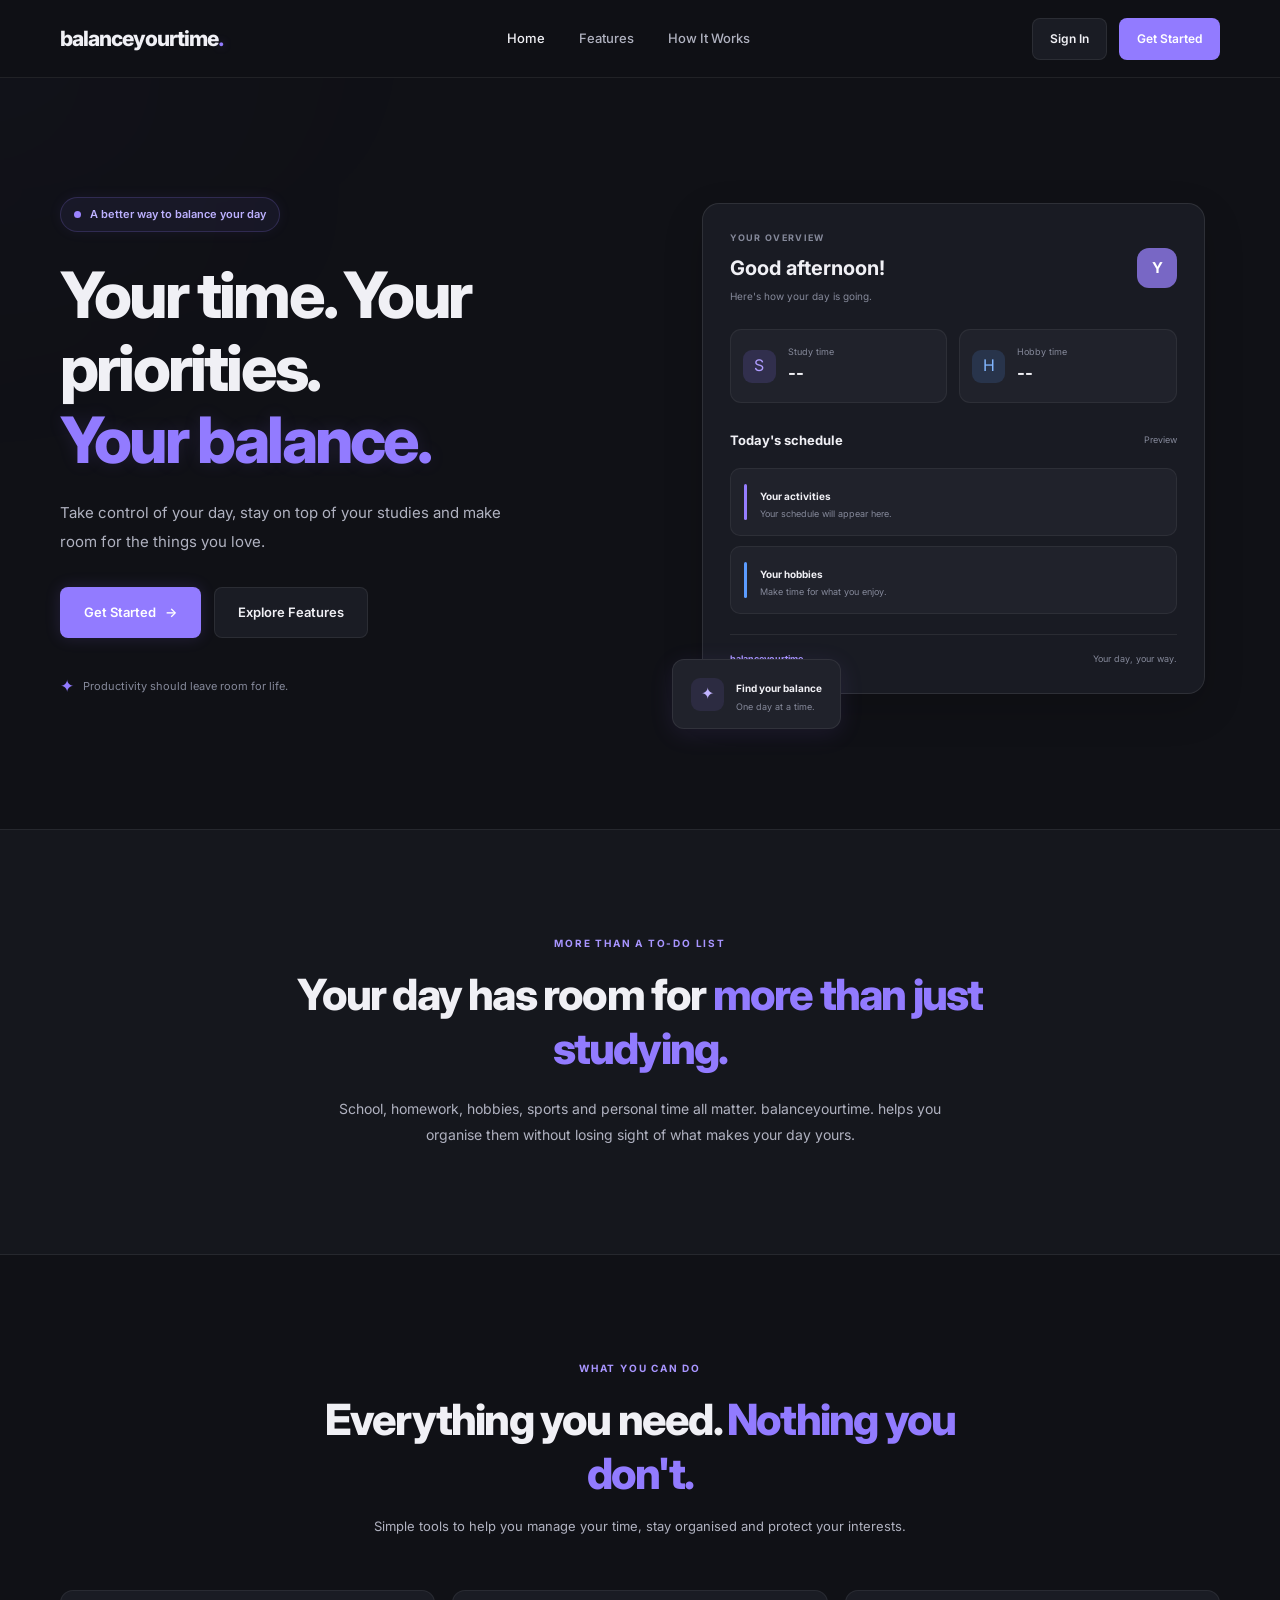
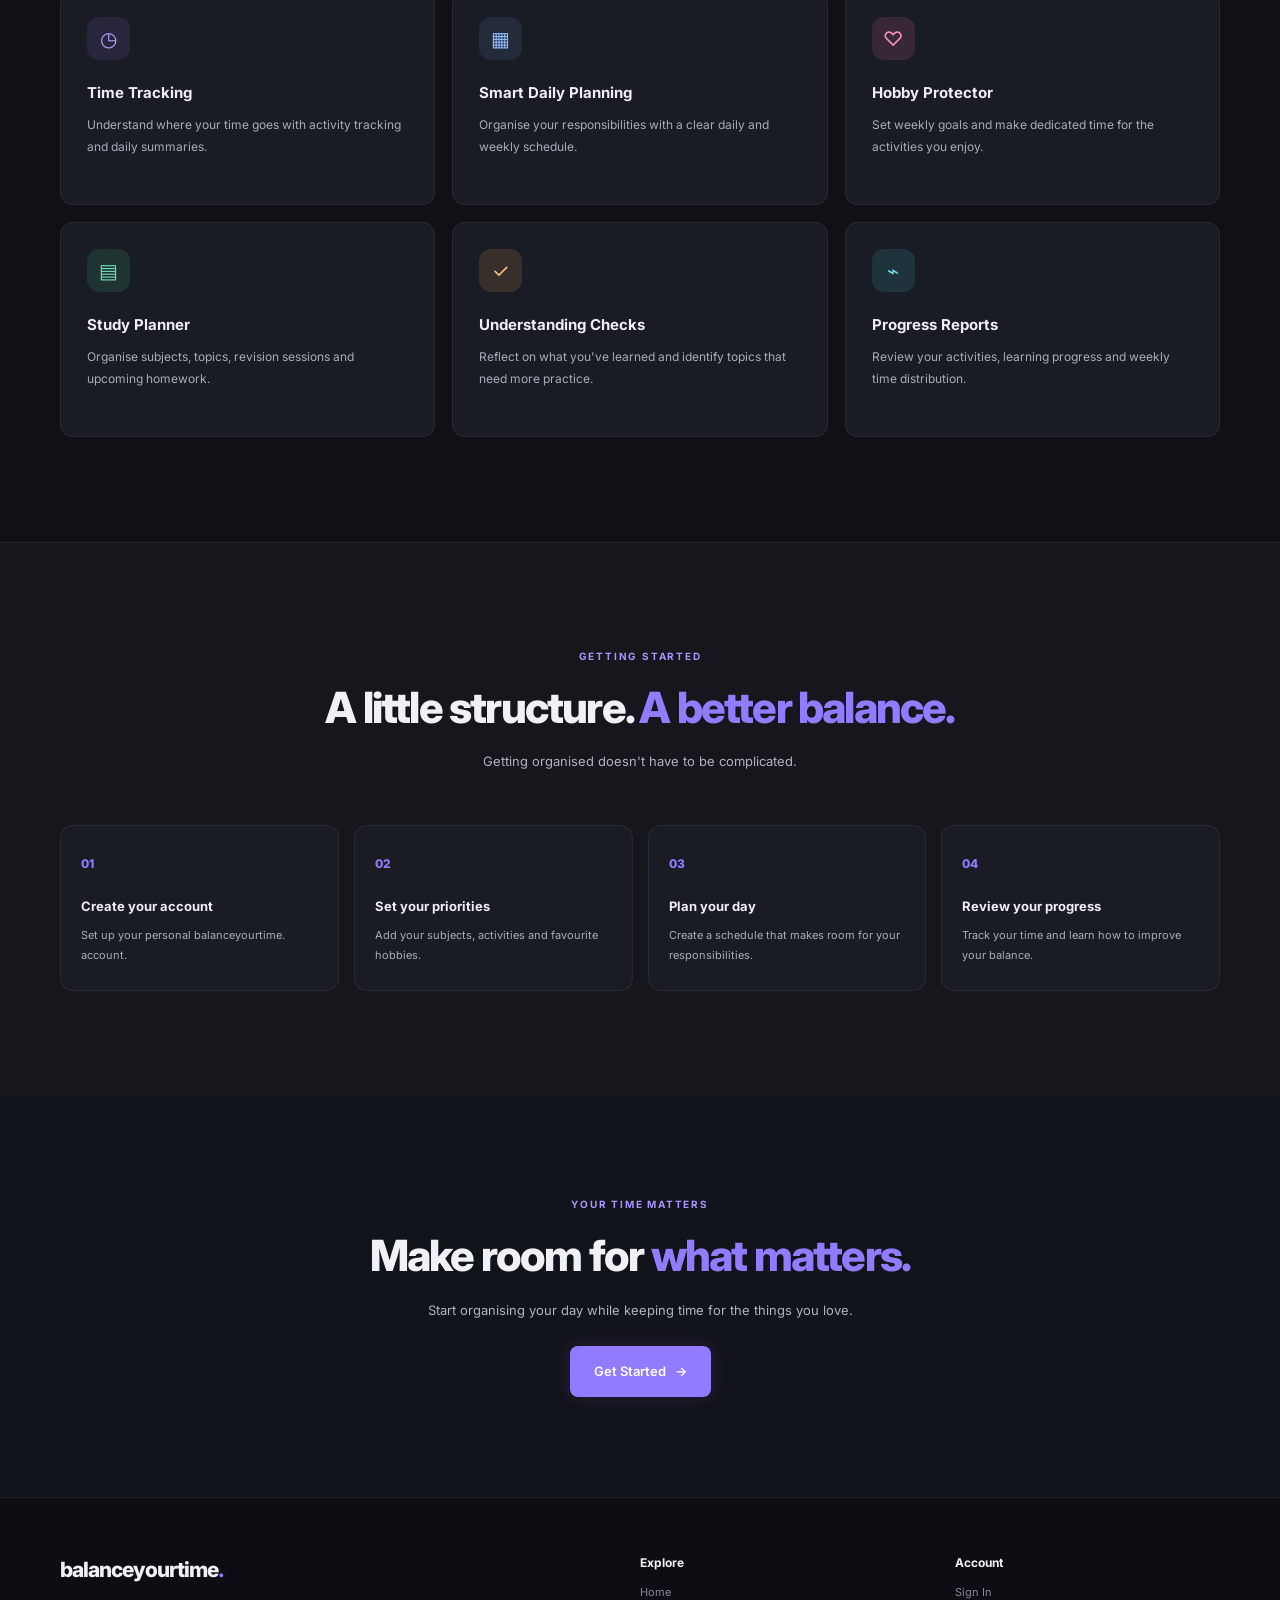
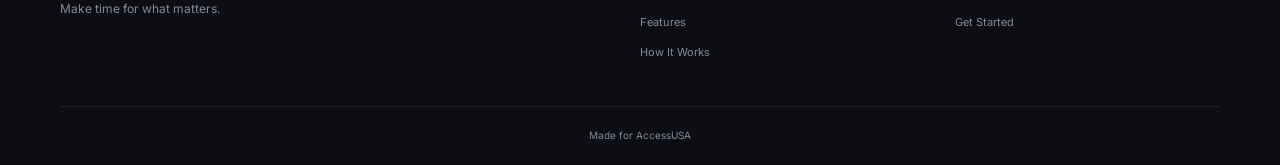
<file: index.html>
<!DOCTYPE html>
<html lang="en">
<head>
    <link rel="icon" type="image/svg+xml" href="favicon.svg">
    <meta name="google-site-verification" content="UzLrV-4AFSS6kIqzw9CiGwNvHxpUOqqBNGoeSu82Of0" />
    <meta charset="UTF-8">
    <meta name="viewport" content="width=device-width, initial-scale=1.0">

    <title>balanceyourtime</title>

    <meta name="description" content="Take control of your day, organise your studies and make room for the things you love with balanceyourtime.">

    <link rel="preconnect" href="https://fonts.googleapis.com">
    <link rel="preconnect" href="https://fonts.gstatic.com" crossorigin>

    <link href="https://fonts.googleapis.com/css2?family=Inter:wght@400;500;600;700;800&display=swap" rel="stylesheet">

    <link rel="stylesheet" href="style.css">
    <script src="script.js" defer></script>

    <style>
        /* Subtle homepage neon accents */
        .logo span {
            text-shadow: 0 0 8px rgba(146, 112, 255, 0.4);
        }

        .hero-label {
            box-shadow: 0 0 14px rgba(146, 112, 255, 0.07);
        }

        .hero-content h1 span {
            text-shadow: 0 0 18px rgba(146, 112, 255, 0.12);
        }

        .hero-buttons .btn-primary,
        .cta-container .btn-primary {
            box-shadow: 0 0 16px rgba(146, 112, 255, 0.16);
            transition: box-shadow 0.25s ease, transform 0.25s ease;
        }

        .hero-buttons .btn-primary:hover,
        .cta-container .btn-primary:hover {
            box-shadow: 0 0 22px rgba(146, 112, 255, 0.25);
            transform: translateY(-2px);
        }

        .feature-card {
            transition: border-color 0.25s ease,
                        box-shadow 0.25s ease,
                        transform 0.25s ease;
        }

        .feature-card:hover {
            box-shadow: 0 5px 22px rgba(146, 112, 255, 0.09);
        }

        .floating-note {
            box-shadow: 0 5px 24px rgba(146, 112, 255, 0.10);
        }

        .footer-bottom {
            justify-content: center;
        }

        .footer-bottom p {
            text-align: center;
            width: 100%;
        }
    </style>
</head>

<body>

    <header class="navbar">
        <div class="container nav-container">

            <a href="index.html" class="logo">
                balanceyourtime<span>.</span>
            </a>

            <button class="menu-toggle" id="menuToggle"
                aria-label="Toggle navigation" aria-expanded="false">
                <span></span>
                <span></span>
                <span></span>
            </button>

            <nav class="nav-links" id="navLinks">
                <a href="#home" class="nav-link active">Home</a>
                <a href="#features" class="nav-link">Features</a>
                <a href="#how-it-works" class="nav-link">How It Works</a>
            </nav>

            <div class="nav-actions">
                <a href="signin.html" class="btn btn-secondary">Sign In</a>
                <a href="signup.html" class="btn btn-primary">Get Started</a>
            </div>

        </div>
    </header>

    <main>

        <section class="hero" id="home">
            <div class="container hero-container">

                <div class="hero-content">

                    <div class="hero-label">
                        <span class="status-dot"></span>
                        A better way to balance your day
                    </div>

                    <h1>
                        Your time.
                        Your priorities.
                        <span>Your balance.</span>
                    </h1>

                    <p class="hero-description">
                        Take control of your day, stay on top of your
                        studies and make room for the things you love.
                    </p>

                    <div class="hero-buttons">
                        <a href="signup.html" class="btn btn-primary btn-large">
                            Get Started
                            <span aria-hidden="true">→</span>
                        </a>

                        <a href="#features" class="btn btn-secondary btn-large">
                            Explore Features
                        </a>
                    </div>

                    <div class="hero-note">
                        <span class="note-icon">✦</span>
                        Productivity should leave room for life.
                    </div>

                </div>

                <div class="hero-visual">

                    <div class="preview-card">

                        <div class="preview-header">
                            <div>
                                <p class="preview-small">YOUR OVERVIEW</p>
                                <h3>Good afternoon!</h3>
                                <p class="preview-subtitle">
                                    Here's how your day is going.
                                </p>
                            </div>

                            <div class="preview-avatar">Y</div>
                        </div>

                        <div class="preview-stats">

                            <div class="preview-stat">
                                <div class="stat-icon study-icon">S</div>
                                <div>
                                    <p>Study time</p>
                                    <h4>--</h4>
                                </div>
                            </div>

                            <div class="preview-stat">
                                <div class="stat-icon hobby-icon">H</div>
                                <div>
                                    <p>Hobby time</p>
                                    <h4>--</h4>
                                </div>
                            </div>

                        </div>

                        <div class="preview-schedule">

                            <div class="preview-section-heading">
                                <h4>Today's schedule</h4>
                                <span>Preview</span>
                            </div>

                            <div class="schedule-placeholder">
                                <div class="schedule-line study-line"></div>
                                <div>
                                    <strong>Your activities</strong>
                                    <p>Your schedule will appear here.</p>
                                </div>
                            </div>

                            <div class="schedule-placeholder">
                                <div class="schedule-line hobby-line"></div>
                                <div>
                                    <strong>Your hobbies</strong>
                                    <p>Make time for what you enjoy.</p>
                                </div>
                            </div>

                        </div>

                        <div class="preview-footer">
                            <span>balanceyourtime.</span>
                            <span>Your day, your way.</span>
                        </div>

                    </div>

                    <div class="floating-note">
                        <span class="floating-icon">✦</span>
                        <div>
                            <strong>Find your balance</strong>
                            <p>One day at a time.</p>
                        </div>
                    </div>

                </div>

            </div>
        </section>

        <section class="intro-section">
            <div class="container intro-container">

                <p class="section-eyebrow">MORE THAN A TO-DO LIST</p>

                <h2>
                    Your day has room for
                    <span>more than just studying.</span>
                </h2>

                <p>
                    School, homework, hobbies, sports and personal time
                    all matter. balanceyourtime. helps you organise them
                    without losing sight of what makes your day yours.
                </p>

            </div>
        </section>

        <section class="features-section" id="features">
            <div class="container">

                <div class="section-heading">
                    <p class="section-eyebrow">WHAT YOU CAN DO</p>

                    <h2>
                        Everything you need.
                        <span>Nothing you don't.</span>
                    </h2>

                    <p>
                        Simple tools to help you manage your time,
                        stay organised and protect your interests.
                    </p>
                </div>

                <div class="features-grid">

                    <article class="feature-card">
                        <div class="feature-icon purple-icon">◷</div>
                        <h3>Time Tracking</h3>
                        <p>Understand where your time goes with activity tracking and daily summaries.</p>
                    </article>

                    <article class="feature-card">
                        <div class="feature-icon blue-icon">▦</div>
                        <h3>Smart Daily Planning</h3>
                        <p>Organise your responsibilities with a clear daily and weekly schedule.</p>
                    </article>

                    <article class="feature-card">
                        <div class="feature-icon pink-icon">♡</div>
                        <h3>Hobby Protector</h3>
                        <p>Set weekly goals and make dedicated time for the activities you enjoy.</p>
                    </article>

                    <article class="feature-card">
                        <div class="feature-icon green-icon">▤</div>
                        <h3>Study Planner</h3>
                        <p>Organise subjects, topics, revision sessions and upcoming homework.</p>
                    </article>

                    <article class="feature-card">
                        <div class="feature-icon orange-icon">✓</div>
                        <h3>Understanding Checks</h3>
                        <p>Reflect on what you've learned and identify topics that need more practice.</p>
                    </article>

                    <article class="feature-card">
                        <div class="feature-icon cyan-icon">⌁</div>
                        <h3>Progress Reports</h3>
                        <p>Review your activities, learning progress and weekly time distribution.</p>
                    </article>

                </div>

            </div>
        </section>

        <section class="how-section" id="how-it-works">
            <div class="container">

                <div class="section-heading">
                    <p class="section-eyebrow">GETTING STARTED</p>

                    <h2>
                        A little structure.
                        <span>A better balance.</span>
                    </h2>

                    <p>Getting organised doesn't have to be complicated.</p>
                </div>

                <div class="steps-grid">

                    <article class="step-card">
                        <span class="step-number">01</span>
                        <h3>Create your account</h3>
                        <p>Set up your personal balanceyourtime. account.</p>
                    </article>

                    <article class="step-card">
                        <span class="step-number">02</span>
                        <h3>Set your priorities</h3>
                        <p>Add your subjects, activities and favourite hobbies.</p>
                    </article>

                    <article class="step-card">
                        <span class="step-number">03</span>
                        <h3>Plan your day</h3>
                        <p>Create a schedule that makes room for your responsibilities.</p>
                    </article>

                    <article class="step-card">
                        <span class="step-number">04</span>
                        <h3>Review your progress</h3>
                        <p>Track your time and learn how to improve your balance.</p>
                    </article>

                </div>

            </div>
        </section>

        <section class="cta-section">
            <div class="container cta-container">

                <p class="section-eyebrow">YOUR TIME MATTERS</p>

                <h2>
                    Make room for
                    <span>what matters.</span>
                </h2>

                <p>
                    Start organising your day while keeping
                    time for the things you love.
                </p>

                <a href="signup.html" class="btn btn-primary btn-large">
                    Get Started
                    <span aria-hidden="true">→</span>
                </a>

            </div>
        </section>

    </main>

    <footer class="footer">
        <div class="container">

            <div class="footer-main">

                <div class="footer-brand">
                    <a href="index.html" class="logo">
                        balanceyourtime<span>.</span>
                    </a>

                    <p>Make time for what matters.</p>
                </div>

                <div class="footer-links">
                    <h4>Explore</h4>
                    <a href="#home">Home</a>
                    <a href="#features">Features</a>
                    <a href="#how-it-works">How It Works</a>
                </div>

                <div class="footer-links">
                    <h4>Account</h4>
                    <a href="signin.html">Sign In</a>
                    <a href="signup.html">Get Started</a>
                </div>

            </div>

            <div class="footer-bottom">
                <p>Made for AccessUSA</p>
            </div>

        </div>
    </footer>

</body>
</html>
</file>
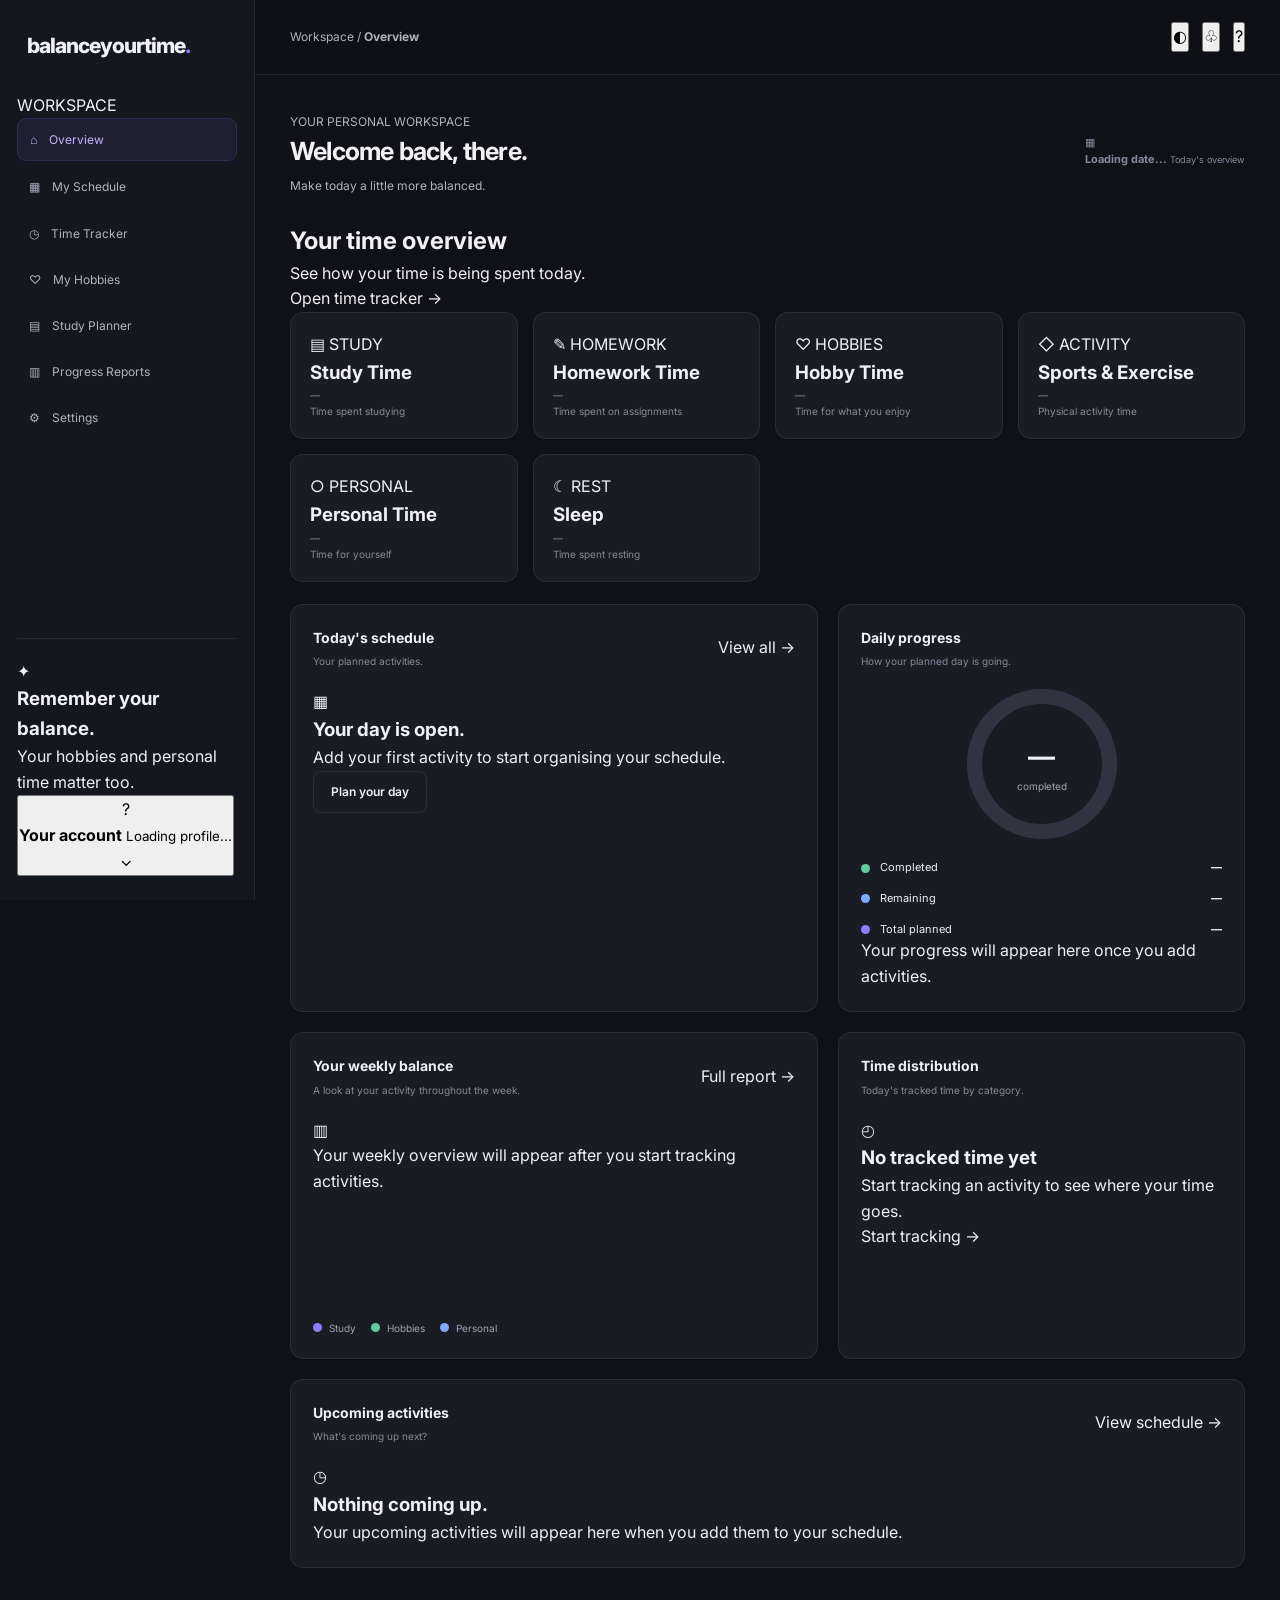
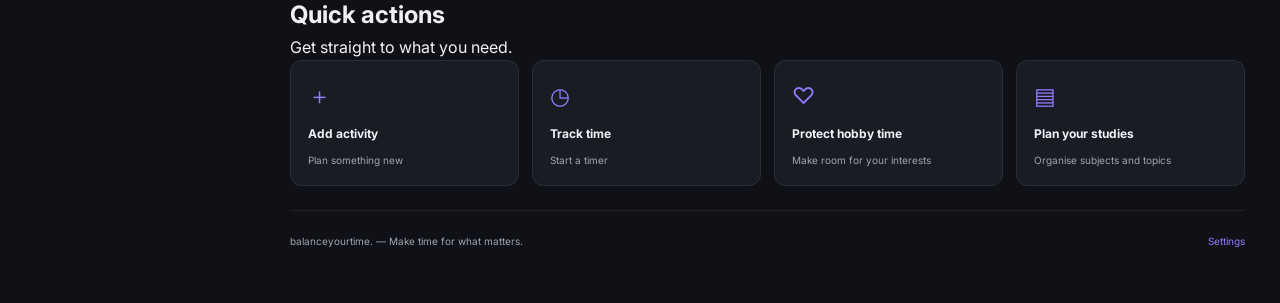
<file: dashboard.html>
<!DOCTYPE html>
<html lang="en">

<head>
    <link rel="icon" type="image/svg+xml" href="./favicon.svg">
    <meta charset="UTF-8">
    <meta name="viewport" content="width=device-width, initial-scale=1.0">

    <title>Dashboard | balanceyourtime.</title>

    <meta
        name="description"
        content="Your personal balanceyourtime. dashboard. Organise your schedule, track your time and protect your hobbies."
    >

    <link rel="preconnect" href="https://fonts.googleapis.com">
    <link rel="preconnect" href="https://fonts.gstatic.com" crossorigin>

    <link
        href="https://fonts.googleapis.com/css2?family=Inter:wght@400;500;600;700;800&display=swap"
        rel="stylesheet"
    >

    <link rel="stylesheet" href="style.css">

    <script type="module" src="dashboard.js"></script>
</head>


<body class="dashboard-page">

    <div class="dashboard-layout">

        <!-- SIDEBAR -->

        <aside class="sidebar" id="sidebar">

            <a href="dashboard.html" class="logo sidebar-logo">
                balanceyourtime<span>.</span>
            </a>


            <div class="sidebar-section">

                <p class="sidebar-label">WORKSPACE</p>

                <nav class="sidebar-nav" aria-label="Main navigation">

                    <a
                        href="dashboard.html"
                        class="sidebar-link active"
                        aria-current="page">

                        <span class="nav-icon" aria-hidden="true">⌂</span>
                        <span>Overview</span>

                    </a>


                    <a href="schedule.html" class="sidebar-link">

                        <span class="nav-icon" aria-hidden="true">▦</span>
                        <span>My Schedule</span>

                    </a>


                    <a href="tracker.html" class="sidebar-link">

                        <span class="nav-icon" aria-hidden="true">◷</span>
                        <span>Time Tracker</span>

                    </a>


                    <a href="hobbies.html" class="sidebar-link">

                        <span class="nav-icon" aria-hidden="true">♡</span>
                        <span>My Hobbies</span>

                    </a>


                    <a href="study.html" class="sidebar-link">

                        <span class="nav-icon" aria-hidden="true">▤</span>
                        <span>Study Planner</span>

                    </a>


                    <a href="reports.html" class="sidebar-link">

                        <span class="nav-icon" aria-hidden="true">▥</span>
                        <span>Progress Reports</span>

                    </a>


                    <a href="settings.html" class="sidebar-link">

                        <span class="nav-icon" aria-hidden="true">⚙</span>
                        <span>Settings</span>

                    </a>

                </nav>

            </div>


            <!-- SIDEBAR BOTTOM -->

            <div class="sidebar-bottom">

                <div class="sidebar-tip">

                    <span class="tip-icon" aria-hidden="true">✦</span>

                    <h3>Remember your balance.</h3>

                    <p>
                        Your hobbies and personal time matter too.
                    </p>

                </div>


                <button
                    type="button"
                    class="sidebar-profile"
                    id="sidebarProfile">

                    <div class="profile-avatar" id="sidebarAvatar">
                        <span>?</span>
                    </div>

                    <div class="profile-details">
                        <strong id="sidebarUserName">Your account</strong>
                        <small id="sidebarUserEmail">Loading profile...</small>
                    </div>

                    <span class="profile-menu-arrow" aria-hidden="true">⌄</span>

                </button>

            </div>

        </aside>


        <!-- MAIN CONTENT -->

        <main class="dashboard-main">


            <!-- TOPBAR -->

            <header class="dashboard-topbar">

                <div class="topbar-left">

                    <button
                        type="button"
                        class="mobile-menu-button"
                        id="sidebarToggle"
                        aria-label="Open navigation"
                        aria-expanded="false"
                        aria-controls="sidebar">

                        ☰

                    </button>

                    <div class="breadcrumb">
                        <span>Workspace</span>
                        <span aria-hidden="true">/</span>
                        <strong>Overview</strong>
                    </div>

                </div>


                <div class="topbar-actions">

                    <button
                        type="button"
                        class="icon-button"
                        id="themeToggle"
                        aria-label="Switch theme"
                        title="Switch theme">

                        ◐

                    </button>


                    <button
                        type="button"
                        class="icon-button notification-button"
                        id="notificationsButton"
                        aria-label="Notifications">

                        ♧

                        <span
                            class="notification-indicator"
                            id="notificationIndicator"
                            hidden>
                        </span>

                    </button>


                    <div class="topbar-profile">

                        <button
                            type="button"
                            class="topbar-avatar"
                            id="profileMenuToggle"
                            aria-label="Open account menu"
                            aria-expanded="false">

                            <span id="topbarAvatar">?</span>

                        </button>


                        <div
                            class="account-dropdown"
                            id="accountDropdown"
                            hidden>

                            <div class="dropdown-user">
                                <strong id="dropdownName">Your account</strong>
                                <small id="dropdownEmail">Loading...</small>
                            </div>

                            <a href="settings.html">Account settings</a>

                            <button
                                type="button"
                                id="signOutButton">

                                Sign out

                            </button>

                        </div>

                    </div>

                </div>

            </header>


            <!-- DASHBOARD CONTENT -->

            <div class="dashboard-content">


                <!-- WELCOME -->

                <section class="welcome-section">

                    <div>

                        <p class="welcome-eyebrow">
                            YOUR PERSONAL WORKSPACE
                        </p>

                        <h1>
                            <span id="greetingText">Welcome back</span>,
                            <span id="welcomeName">there</span>.
                        </h1>

                        <p id="welcomeMessage">
                            Make today a little more balanced.
                        </p>

                    </div>


                    <div class="welcome-date">

                        <span class="date-icon" aria-hidden="true">▦</span>

                        <div>
                            <strong id="currentDate">Loading date...</strong>
                            <small>Today's overview</small>
                        </div>

                    </div>

                </section>


                <!-- TIME SUMMARY -->

                <section class="overview-section">

                    <div class="section-title-row">

                        <div>
                            <h2>Your time overview</h2>
                            <p>See how your time is being spent today.</p>
                        </div>

                        <a href="tracker.html" class="text-link">
                            Open time tracker →
                        </a>

                    </div>


                    <div class="overview-grid">


                        <article class="overview-card study-card">

                            <div class="overview-card-top">
                                <span class="overview-icon">▤</span>
                                <span class="overview-category">STUDY</span>
                            </div>

                            <h3>Study Time</h3>

                            <p class="overview-value" data-stat="study">
                                —
                            </p>

                            <p class="overview-description">
                                Time spent studying
                            </p>

                        </article>


                        <article class="overview-card homework-card">

                            <div class="overview-card-top">
                                <span class="overview-icon">✎</span>
                                <span class="overview-category">HOMEWORK</span>
                            </div>

                            <h3>Homework Time</h3>

                            <p class="overview-value" data-stat="homework">
                                —
                            </p>

                            <p class="overview-description">
                                Time spent on assignments
                            </p>

                        </article>


                        <article class="overview-card hobby-card">

                            <div class="overview-card-top">
                                <span class="overview-icon">♡</span>
                                <span class="overview-category">HOBBIES</span>
                            </div>

                            <h3>Hobby Time</h3>

                            <p class="overview-value" data-stat="hobbies">
                                —
                            </p>

                            <p class="overview-description">
                                Time for what you enjoy
                            </p>

                        </article>


                        <article class="overview-card sports-card">

                            <div class="overview-card-top">
                                <span class="overview-icon">◇</span>
                                <span class="overview-category">ACTIVITY</span>
                            </div>

                            <h3>Sports & Exercise</h3>

                            <p class="overview-value" data-stat="sports">
                                —
                            </p>

                            <p class="overview-description">
                                Physical activity time
                            </p>

                        </article>


                        <article class="overview-card personal-card">

                            <div class="overview-card-top">
                                <span class="overview-icon">○</span>
                                <span class="overview-category">PERSONAL</span>
                            </div>

                            <h3>Personal Time</h3>

                            <p class="overview-value" data-stat="personal">
                                —
                            </p>

                            <p class="overview-description">
                                Time for yourself
                            </p>

                        </article>


                        <article class="overview-card sleep-card">

                            <div class="overview-card-top">
                                <span class="overview-icon">☾</span>
                                <span class="overview-category">REST</span>
                            </div>

                            <h3>Sleep</h3>

                            <p class="overview-value" data-stat="sleep">
                                —
                            </p>

                            <p class="overview-description">
                                Time spent resting
                            </p>

                        </article>


                    </div>

                </section>


                <!-- TODAY'S SCHEDULE + DAILY PROGRESS -->

                <section class="dashboard-two-column">


                    <!-- TODAY'S SCHEDULE -->

                    <article class="dashboard-panel schedule-panel">

                        <div class="panel-header">

                            <div>
                                <h2>Today's schedule</h2>
                                <p>Your planned activities.</p>
                            </div>

                            <a href="schedule.html" class="panel-link">
                                View all →
                            </a>

                        </div>


                        <div
                            class="schedule-list"
                            id="todaySchedule">

                            <div class="empty-state" id="scheduleEmptyState">

                                <div class="empty-state-icon">▦</div>

                                <h3>Your day is open.</h3>

                                <p>
                                    Add your first activity to start
                                    organising your schedule.
                                </p>

                                <a href="schedule.html" class="btn btn-secondary">
                                    Plan your day
                                </a>

                            </div>

                        </div>

                    </article>


                    <!-- DAILY PROGRESS -->

                    <article class="dashboard-panel progress-panel">

                        <div class="panel-header">

                            <div>
                                <h2>Daily progress</h2>
                                <p>How your planned day is going.</p>
                            </div>

                        </div>


                        <div class="daily-progress-content">

                            <div
                                class="progress-circle"
                                id="dailyProgressCircle"
                                role="img"
                                aria-label="Daily progress will appear when activities are added">

                                <div class="progress-circle-inner">

                                    <strong id="dailyProgressValue">—</strong>

                                    <span>completed</span>

                                </div>

                            </div>


                            <div class="progress-summary">

                                <div class="progress-summary-row">
                                    <span class="progress-dot completed-dot"></span>
                                    <span>Completed</span>
                                    <strong id="completedCount">—</strong>
                                </div>

                                <div class="progress-summary-row">
                                    <span class="progress-dot pending-dot"></span>
                                    <span>Remaining</span>
                                    <strong id="remainingCount">—</strong>
                                </div>

                                <div class="progress-summary-row">
                                    <span class="progress-dot total-dot"></span>
                                    <span>Total planned</span>
                                    <strong id="totalActivities">—</strong>
                                </div>

                            </div>

                        </div>


                        <div class="progress-note" id="dailyProgressNote">
                            Your progress will appear here once you add activities.
                        </div>

                    </article>

                </section>


                <!-- WEEKLY BALANCE + TIME DISTRIBUTION -->

                <section class="dashboard-two-column">


                    <!-- WEEKLY BALANCE -->

                    <article class="dashboard-panel weekly-panel">

                        <div class="panel-header">

                            <div>
                                <h2>Your weekly balance</h2>
                                <p>A look at your activity throughout the week.</p>
                            </div>

                            <a href="reports.html" class="panel-link">
                                Full report →
                            </a>

                        </div>


                        <div
                            class="weekly-chart"
                            id="weeklyBalanceChart"
                            aria-label="Weekly time balance chart">

                            <div class="chart-empty-state" id="weeklyChartEmpty">

                                <div class="empty-state-icon">▥</div>

                                <p>
                                    Your weekly overview will appear
                                    after you start tracking activities.
                                </p>

                            </div>

                        </div>


                        <div class="weekly-legend">

                            <span>
                                <i class="legend-dot study-legend"></i>
                                Study
                            </span>

                            <span>
                                <i class="legend-dot hobby-legend"></i>
                                Hobbies
                            </span>

                            <span>
                                <i class="legend-dot personal-legend"></i>
                                Personal
                            </span>

                        </div>

                    </article>


                    <!-- TIME DISTRIBUTION -->

                    <article class="dashboard-panel distribution-panel">

                        <div class="panel-header">

                            <div>
                                <h2>Time distribution</h2>
                                <p>Today's tracked time by category.</p>
                            </div>

                        </div>


                        <div
                            class="distribution-chart"
                            id="timeDistributionChart"
                            aria-label="Today's time distribution">

                            <div class="chart-empty-state" id="distributionEmpty">

                                <div class="empty-state-icon">◴</div>

                                <h3>No tracked time yet</h3>

                                <p>
                                    Start tracking an activity to see
                                    where your time goes.
                                </p>

                                <a href="tracker.html" class="text-link">
                                    Start tracking →
                                </a>

                            </div>

                        </div>


                        <div
                            class="distribution-legend"
                            id="distributionLegend">
                        </div>

                    </article>

                </section>


                <!-- UPCOMING ACTIVITIES -->

                <section class="dashboard-panel upcoming-panel">

                    <div class="panel-header">

                        <div>
                            <h2>Upcoming activities</h2>
                            <p>What's coming up next?</p>
                        </div>

                        <a href="schedule.html" class="panel-link">
                            View schedule →
                        </a>

                    </div>


                    <div
                        class="upcoming-list"
                        id="upcomingActivities">

                        <div class="empty-state" id="upcomingEmptyState">

                            <div class="empty-state-icon">◷</div>

                            <h3>Nothing coming up.</h3>

                            <p>
                                Your upcoming activities will appear here
                                when you add them to your schedule.
                            </p>

                        </div>

                    </div>

                </section>


                <!-- QUICK ACTIONS -->

                <section class="quick-actions-section">

                    <div class="section-title-row">

                        <div>
                            <h2>Quick actions</h2>
                            <p>Get straight to what you need.</p>
                        </div>

                    </div>


                    <div class="quick-actions-grid">

                        <button
                            type="button"
                            class="quick-action-card"
                            id="quickAddButton">

                            <span class="quick-action-icon">＋</span>

                            <strong>Add activity</strong>

                            <small>Plan something new</small>

                        </button>


                        <a href="tracker.html" class="quick-action-card">

                            <span class="quick-action-icon">◷</span>

                            <strong>Track time</strong>

                            <small>Start a timer</small>

                        </a>


                        <a href="hobbies.html" class="quick-action-card">

                            <span class="quick-action-icon">♡</span>

                            <strong>Protect hobby time</strong>

                            <small>Make room for your interests</small>

                        </a>


                        <a href="study.html" class="quick-action-card">

                            <span class="quick-action-icon">▤</span>

                            <strong>Plan your studies</strong>

                            <small>Organise subjects and topics</small>

                        </a>

                    </div>

                </section>


                <!-- FOOTER -->

                <footer class="dashboard-footer">

                    <p>
                        balanceyourtime. — Make time for what matters.
                    </p>

                    <a href="settings.html">Settings</a>

                </footer>


            </div>

        </main>

    </div>


    <!-- QUICK ADD ACTIVITY DIALOG -->

    <dialog class="quick-add-dialog" id="quickAddDialog">

        <div class="dialog-header">

            <div>
                <p class="auth-eyebrow">QUICK ACTION</p>
                <h2>Add an activity</h2>
            </div>

            <button
                type="button"
                class="dialog-close"
                id="closeQuickAdd"
                aria-label="Close dialog">

                ×

            </button>

        </div>


        <form id="quickAddForm">

            <div class="form-group">

                <label for="activityTitle">Activity name</label>

                <input
                    type="text"
                    id="activityTitle"
                    name="title"
                    placeholder="For example, Mathematics revision"
                    maxlength="100"
                    required>

            </div>


            <div class="form-group">

                <label for="activityCategory">Category</label>

                <select
                    id="activityCategory"
                    name="category"
                    required>

                    <option value="">Choose a category</option>

                    <option value="Studying">Studying</option>
                    <option value="Homework">Homework</option>
                    <option value="Tuition">Tuition</option>
                    <option value="Hobbies">Hobbies</option>
                    <option value="Sports">Sports</option>
                    <option value="Exercise">Exercise</option>
                    <option value="Entertainment">Entertainment</option>
                    <option value="Family">Family</option>
                    <option value="Personal Time">Personal Time</option>
                    <option value="Sleep">Sleep</option>
                    <option value="Other">Other</option>

                </select>

            </div>


            <div class="form-group">

                <label for="activityDate">Date</label>

                <input
                    type="date"
                    id="activityDate"
                    name="date"
                    required>

            </div>


            <div class="form-row">

                <div class="form-group">

                    <label for="activityStart">Start time</label>

                    <input
                        type="time"
                        id="activityStart"
                        name="startTime"
                        required>

                </div>


                <div class="form-group">

                    <label for="activityEnd">End time</label>

                    <input
                        type="time"
                        id="activityEnd"
                        name="endTime"
                        required>

                </div>

            </div>


            <div class="form-group">

                <label for="activityDescription">
                    Description
                    <span class="optional-label">Optional</span>
                </label>

                <textarea
                    id="activityDescription"
                    name="description"
                    rows="3"
                    maxlength="500"
                    placeholder="Add a few details..."></textarea>

            </div>


            <div
                class="auth-message"
                id="quickAddMessage"
                role="alert"
                aria-live="polite"
                hidden>
            </div>


            <div class="dialog-actions">

                <button
                    type="button"
                    class="btn btn-secondary"
                    id="cancelQuickAdd">

                    Cancel

                </button>


                <button
                    type="submit"
                    class="btn btn-primary"
                    id="saveQuickActivity">

                    Save activity

                </button>

            </div>

        </form>

    </dialog>


</body>
</html>
</file>
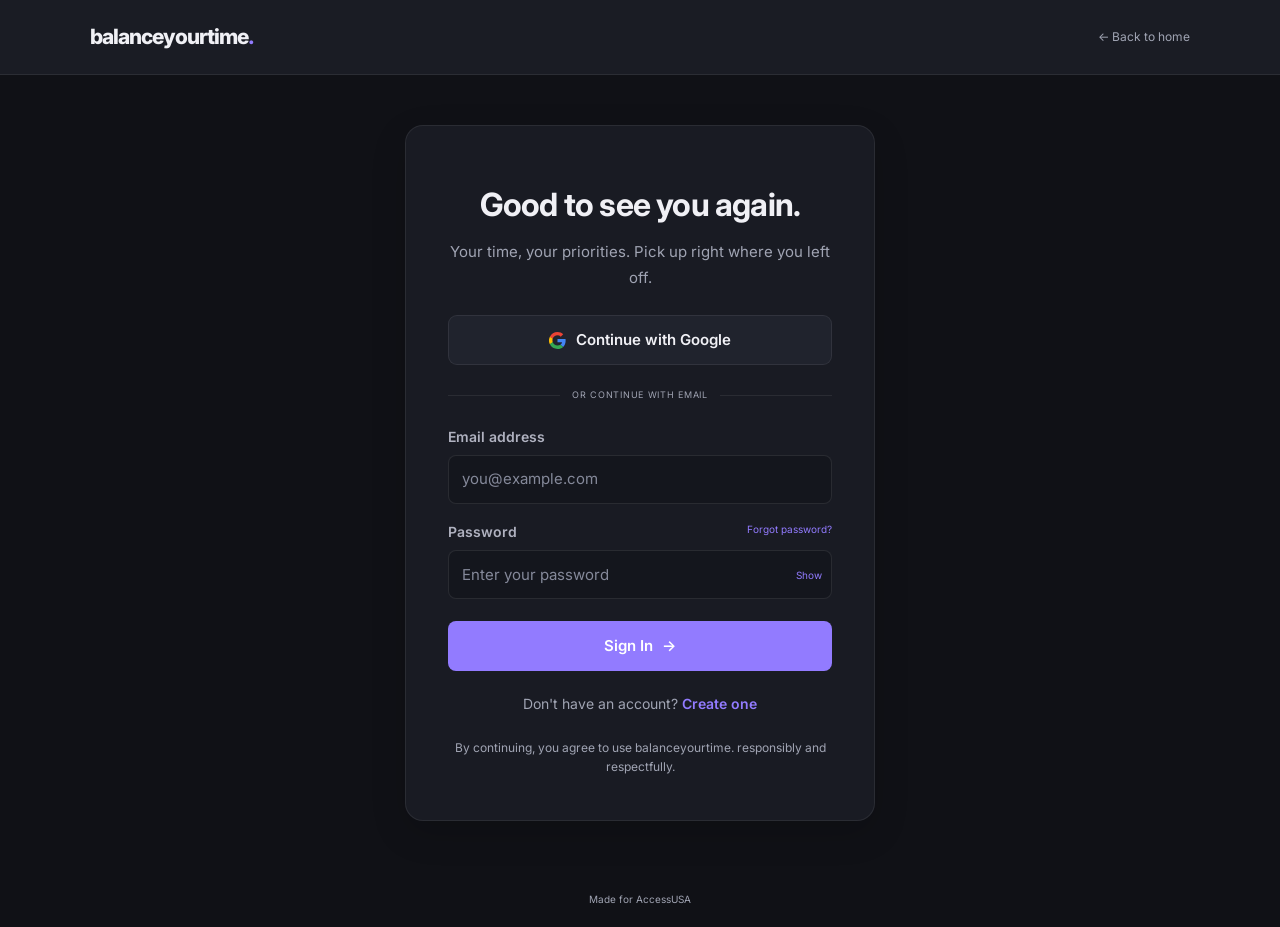
<file: signin.html>
<!DOCTYPE html>
<html lang="en">
<head>
    <meta charset="UTF-8">
    <meta name="viewport" content="width=device-width, initial-scale=1.0">

    <title>Sign In | balanceyourtime.</title>
    <meta name="description" content="Sign in to your balanceyourtime. account.">

    <link rel="icon" type="image/svg+xml" href="./favicon.svg">

    <link rel="preconnect" href="https://fonts.googleapis.com">
    <link rel="preconnect" href="https://fonts.gstatic.com" crossorigin>
    <link href="https://fonts.googleapis.com/css2?family=Inter:wght@400;500;600;700;800&display=swap" rel="stylesheet">

    <link rel="stylesheet" href="style.css">

    <script type="module" src="auth.js"></script>
</head>

<body class="auth-page">

    <header class="auth-navbar">
        <div class="container auth-nav-container">
            <a href="index.html" class="logo">
                balanceyourtime<span>.</span>
            </a>

            <a href="index.html" class="back-link">
                <span aria-hidden="true">←</span> Back to home
            </a>
        </div>
    </header>

    <main class="auth-main">

        <section class="auth-card">

            <div class="auth-heading">
            



                <h1>Good to see you again.</h1>

                <p>
                    Your time, your priorities.
                    Pick up right where you left off.
                </p>
            </div>

            <div class="auth-message"
                 id="authMessage"
                 role="alert"
                 aria-live="polite"
                 hidden>
            </div>

            <button type="button"
                    class="google-button"
                    id="googleSignIn">

                <svg viewBox="0 0 48 48" aria-hidden="true">
                    <path fill="#EA4335" d="M24 9.5c3.54 0 6.71 1.22 9.21 3.6l6.85-6.85C35.91 2.38 30.47 0 24 0 14.62 0 6.51 5.38 2.56 13.22l7.98 6.19C12.43 13.72 17.74 9.5 24 9.5Z"/>
                    <path fill="#4285F4" d="M46.98 24.55c0-1.57-.15-3.09-.38-4.55H24v9.02h12.94c-.58 2.96-2.26 5.48-4.72 7.18l7.67 5.95c4.48-4.14 7.09-10.25 7.09-17.6Z"/>
                    <path fill="#FBBC05" d="M10.53 28.59a14.4 14.4 0 0 1 0-9.18l-7.98-6.19a24 24 0 0 0 0 21.56l7.98-6.19Z"/>
                    <path fill="#34A853" d="M24 48c6.48 0 11.93-2.13 15.89-5.85l-7.67-5.95c-2.13 1.43-4.86 2.27-8.22 2.27-6.26 0-11.57-4.22-13.46-9.91l-7.98 6.19C6.51 42.62 14.62 48 24 48Z"/>
                </svg>

                Continue with Google
            </button>

            <div class="auth-divider">
                <span></span>
                <p>OR CONTINUE WITH EMAIL</p>
                <span></span>
            </div>

            <form id="signInForm">

                <div class="form-group">
                    <label for="signinEmail">Email address</label>

                    <input
                        type="email"
                        id="signinEmail"
                        name="email"
                        placeholder="you@example.com"
                        autocomplete="email"
                        required>
                </div>

                <div class="form-group">
                    <div class="label-row">
                        <label for="signinPassword">Password</label>

                        <a href="forgot-password.html" class="forgot-link">
                            Forgot password?
                        </a>
                    </div>

                    <div class="password-wrapper">
                        <input
                            type="password"
                            id="signinPassword"
                            name="password"
                            placeholder="Enter your password"
                            autocomplete="current-password"
                            required>

                        <button
                            type="button"
                            class="password-toggle"
                            data-toggle-password="signinPassword"
                            aria-label="Show password">
                            Show
                        </button>
                    </div>
                </div>

                <button
                    type="submit"
                    class="btn btn-primary auth-submit"
                    id="signInSubmit">

                    Sign In
                    <span aria-hidden="true">→</span>
                </button>

            </form>

            <p class="auth-switch">
                Don't have an account?
                <a href="signup.html">Create one</a>
            </p>

            <p class="auth-legal">
                By continuing, you agree to use balanceyourtime.
                responsibly and respectfully.
            </p>

        </section>

    </main>

    <footer class="auth-footer">
        <p>Made for AccessUSA</p>
    </footer>

</body>
</html>
</file>
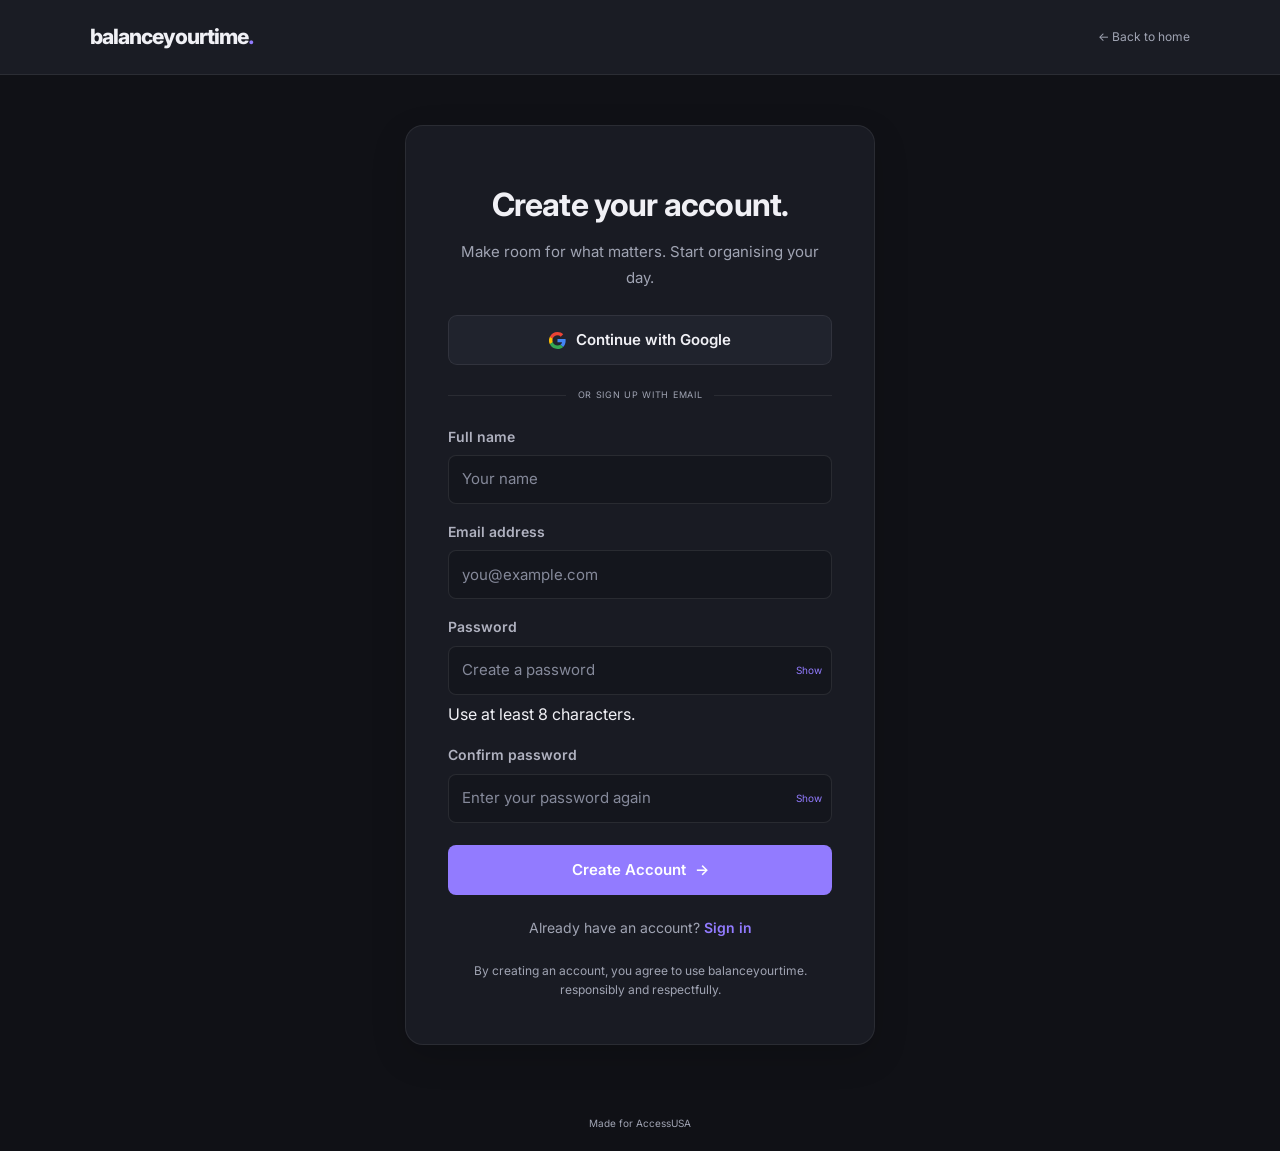
<file: signup.html>
<!DOCTYPE html>
<html lang="en">
<head>
    <meta charset="UTF-8">
    <meta name="viewport" content="width=device-width, initial-scale=1.0">

    <title>Create Account | balanceyourtime.</title>
    <meta name="description" content="Create your balanceyourtime. account.">

    <link rel="icon" type="image/svg+xml" href="./favicon.svg">

    <link rel="preconnect" href="https://fonts.googleapis.com">
    <link rel="preconnect" href="https://fonts.gstatic.com" crossorigin>

    <link href="https://fonts.googleapis.com/css2?family=Inter:wght@400;500;600;700;800&display=swap" rel="stylesheet">

    <link rel="stylesheet" href="style.css">

    <script type="module" src="signup.js"></script>
</head>

<body class="auth-page">

    <header class="auth-navbar">
        <div class="container auth-nav-container">
            <a href="index.html" class="logo">
                balanceyourtime<span>.</span>
            </a>

            <a href="index.html" class="back-link">
                ← Back to home
            </a>
        </div>
    </header>

    <main class="auth-main">

        <section class="auth-card">

            <div class="auth-heading">
                

                <h1>Create your account.</h1>

                <p>
                    Make room for what matters.
                    Start organising your day.
                </p>
            </div>

            <div
                class="auth-message"
                id="authMessage"
                role="alert"
                aria-live="polite"
                hidden>
            </div>

            <!-- GOOGLE SIGN UP -->
            <button
                type="button"
                class="google-button"
                id="googleSignUp">

                <svg viewBox="0 0 48 48" aria-hidden="true">
                    <path fill="#EA4335" d="M24 9.5c3.54 0 6.71 1.22 9.21 3.6l6.85-6.85C35.91 2.38 30.47 0 24 0 14.62 0 6.51 5.38 2.56 13.22l7.98 6.19C12.43 13.72 17.74 9.5 24 9.5Z"/>
                    <path fill="#4285F4" d="M46.98 24.55c0-1.57-.15-3.09-.38-4.55H24v9.02h12.94c-.58 2.96-2.26 5.48-4.72 7.18l7.67 5.95c4.48-4.14 7.09-10.25 7.09-17.6Z"/>
                    <path fill="#FBBC05" d="M10.53 28.59a14.4 14.4 0 0 1 0-9.18l-7.98-6.19a24 24 0 0 0 0 21.56l7.98-6.19Z"/>
                    <path fill="#34A853" d="M24 48c6.48 0 11.93-2.13 15.89-5.85l-7.67-5.95c-2.13 1.43-4.86 2.27-8.22 2.27-6.26 0-11.57-4.22-13.46-9.91l-7.98 6.19C6.51 42.62 14.62 48 24 48Z"/>
                </svg>

                Continue with Google
            </button>

            <div class="auth-divider">
                <span></span>
                <p>OR SIGN UP WITH EMAIL</p>
                <span></span>
            </div>

            <!-- EMAIL SIGN UP -->
            <form id="signUpForm">

                <div class="form-group">
                    <label for="signupName">Full name</label>

                    <input
                        type="text"
                        id="signupName"
                        name="name"
                        placeholder="Your name"
                        autocomplete="name"
                        required>
                </div>

                <div class="form-group">
                    <label for="signupEmail">Email address</label>

                    <input
                        type="email"
                        id="signupEmail"
                        name="email"
                        placeholder="you@example.com"
                        autocomplete="email"
                        required>
                </div>

                <div class="form-group">
                    <label for="signupPassword">Password</label>

                    <div class="password-wrapper">
                        <input
                            type="password"
                            id="signupPassword"
                            name="password"
                            placeholder="Create a password"
                            autocomplete="new-password"
                            minlength="8"
                            required>

                        <button
                            type="button"
                            class="password-toggle"
                            data-toggle-password="signupPassword"
                            aria-label="Show password">
                            Show
                        </button>
                    </div>

                    <p class="auth-hint">
                        Use at least 8 characters.
                    </p>
                </div>

                <div class="form-group">
                    <label for="confirmPassword">
                        Confirm password
                    </label>

                    <div class="password-wrapper">
                        <input
                            type="password"
                            id="confirmPassword"
                            name="confirmPassword"
                            placeholder="Enter your password again"
                            autocomplete="new-password"
                            required>

                        <button
                            type="button"
                            class="password-toggle"
                            data-toggle-password="confirmPassword"
                            aria-label="Show password">
                            Show
                        </button>
                    </div>
                </div>

                <button
                    type="submit"
                    class="btn btn-primary auth-submit"
                    id="signUpSubmit">

                    Create Account
                    <span aria-hidden="true">→</span>
                </button>

            </form>

            <p class="auth-switch">
                Already have an account?
                <a href="signin.html">Sign in</a>
            </p>

            <p class="auth-legal">
                By creating an account, you agree to use
                balanceyourtime. responsibly and respectfully.
            </p>

        </section>

    </main>

    <footer class="auth-footer">
        <p>Made for AccessUSA</p>
    </footer>

</body>
</html>
</file>
<file: style.css>
/* BALANCEUP — COMPLETE STYLE.CSS */

:root {
    --bg: #0b1020;
    --bg-secondary: #101321;
    --surface: #111a2e;
    --surface-hover: #1b2034;
    --surface-2: #172239;
    --surface-3: #202d46;
    --primary: #9270ff;
    --primary-hover: #a48aff;
    --secondary: #5b9cff;
    --blue: #5b9cff;
    --green: #45c69a;
    --red: #ef737e;
    --text: #f1f4fc;
    --text-secondary: #a4a9bd;
    --text-muted: #737991;
    --muted: #94a1b8;
    --border: rgba(255,255,255,.09);
    --purple-light: rgba(139,114,255,.13);
    --blue-light: rgba(91,156,255,.13);
    --font: "Inter",sans-serif;
    --container: 1160px;
    --radius: 16px;
    --sidebar-width: 255px;
    --transition: .25s ease;
    --shadow: 0 12px 35px rgba(0,0,0,.16);
}

* {
    margin: 0;
    padding: 0;
    box-sizing: border-box;
}

html {
    scroll-behavior: smooth;
    scroll-padding-top: 90px;
}

body {
    background: var(--bg);
    color: var(--text);
    font-family: var(--font);
    line-height: 1.6;
    overflow-x: hidden;
}

a {
    color: inherit;
    text-decoration: none;
}

button {
    font: inherit;
    cursor: pointer;
}

button:focus-visible,
a:focus-visible,
input:focus-visible,
select:focus-visible,
textarea:focus-visible {
    outline: 2px solid var(--primary);
    outline-offset: 3px;
}

.container {
    width: min(var(--container),calc(100% - 48px));
    margin: 0 auto;
}

/* BUTTONS */

.btn {
    display: inline-flex;
    justify-content: center;
    align-items: center;
    gap: 9px;
    min-height: 42px;
    padding: 0 17px;
    border-radius: 9px;
    border: 1px solid transparent;
    font-size: 12px;
    font-weight: 600;
    transition: var(--transition);
    cursor: pointer;
}

.btn-primary {
    background: var(--primary);
    color: white;
}

.btn-primary:hover {
    background: var(--primary-hover);
    transform: translateY(-2px);
    box-shadow: 0 5px 18px rgba(139,114,255,.15);
}

.btn-secondary {
    background: var(--surface);
    color: var(--text);
    border-color: var(--border);
}

.btn-secondary:hover {
    border-color: var(--primary);
    background: var(--surface-hover);
}

.btn-danger {
    background: rgba(239,115,126,.12);
    color: var(--red);
    border-color: rgba(239,115,126,.2);
}

.btn-large {
    min-height: 51px;
    padding: 0 23px;
    font-size: 13px;
}

/* NAVIGATION */

.navbar {
    height: 78px;
    width: 100%;
    position: sticky;
    top: 0;
    z-index: 100;
    background: rgba(11,13,22,.88);
    backdrop-filter: blur(18px);
    border-bottom: 1px solid var(--border);
}

.nav-container {
    height: 100%;
    display: flex;
    align-items: center;
    justify-content: space-between;
}

.logo {
    font-size: 21px;
    font-weight: 800;
    letter-spacing: -1px;
    white-space: nowrap;
}

.logo span {
    color: var(--primary);
}

.nav-links {
    display: flex;
    align-items: center;
    gap: 34px;
}

.nav-link {
    color: var(--text-secondary);
    font-size: 13px;
    font-weight: 500;
    transition: var(--transition);
}

.nav-link:hover,
.nav-link.active {
    color: var(--text);
}

.nav-actions {
    display: flex;
    align-items: center;
    gap: 12px;
}

.menu-toggle {
    display: none;
    width: 40px;
    height: 40px;
    background: var(--surface);
    border: 1px solid var(--border);
    border-radius: 9px;
    align-items: center;
    justify-content: center;
    flex-direction: column;
    gap: 5px;
}

.menu-toggle span {
    width: 17px;
    height: 2px;
    background: var(--text);
    border-radius: 2px;
}

/* HOMEPAGE HERO */

.hero {
    position: relative;
    padding: 110px 0 120px;
    overflow: hidden;
}

.hero::before,
.hero::after {
    content: "";
    position: absolute;
    border-radius: 50%;
    pointer-events: none;
    filter: blur(135px);
}

.hero::before {
    width: 600px;
    height: 600px;
    top: -260px;
    left: -240px;
    background: rgba(112,85,255,.055);
}

.hero::after {
    width: 500px;
    height: 500px;
    bottom: -250px;
    right: -150px;
    background: rgba(61,123,255,.045);
}

.hero-container {
    position: relative;
    z-index: 1;
    display: grid;
    grid-template-columns: 1fr .95fr;
    align-items: center;
    gap: 65px;
}

.hero-content {
    max-width: 570px;
}

.hero-label {
    display: inline-flex;
    align-items: center;
    gap: 9px;
    padding: 8px 13px;
    border: 1px solid rgba(139,114,255,.22);
    background: var(--purple-light);
    border-radius: 30px;
    color: #c2b6ff;
    font-size: 11px;
    font-weight: 600;
    margin-bottom: 27px;
}

.status-dot {
    width: 7px;
    height: 7px;
    background: #9b83ff;
    border-radius: 50%;
}

.hero h1 {
    font-size: clamp(42px,5vw,66px);
    line-height: 1.13;
    font-weight: 800;
    letter-spacing: -3.5px;
    max-width: 600px;
}

.hero h1 span {
    display: block;
    color: var(--primary);
}

.hero-description {
    max-width: 470px;
    margin-top: 23px;
    color: var(--text-secondary);
    font-size: 15px;
    line-height: 1.9;
}

.hero-buttons {
    display: flex;
    align-items: center;
    gap: 13px;
    margin-top: 31px;
    flex-wrap: wrap;
}

.hero-note {
    display: flex;
    align-items: center;
    gap: 9px;
    color: var(--text-muted);
    font-size: 11px;
    margin-top: 35px;
}

.note-icon {
    color: var(--primary);
    font-size: 17px;
}

/* HOMEPAGE PREVIEW */

.hero-visual {
    position: relative;
    padding: 15px;
}

.preview-card {
    position: relative;
    z-index: 2;
    width: 100%;
    padding: 27px;
    border-radius: 17px;
    border: 1px solid var(--border);
    background: #141a29;
    box-shadow: 0 18px 55px rgba(0,0,0,.22);
}

.preview-header {
    display: flex;
    align-items: center;
    justify-content: space-between;
}

.preview-small {
    color: var(--text-muted);
    font-size: 9px;
    font-weight: 700;
    letter-spacing: 1.3px;
}

.preview-header h3 {
    margin-top: 7px;
    font-size: 20px;
}

.preview-subtitle {
    color: var(--text-muted);
    font-size: 10px;
    margin-top: 4px;
}

.preview-avatar {
    width: 40px;
    height: 40px;
    border-radius: 12px;
    display: grid;
    place-items: center;
    color: white;
    background: #806bc9;
    font-size: 15px;
    font-weight: 700;
}

.preview-stats {
    display: grid;
    grid-template-columns: 1fr 1fr;
    gap: 12px;
    margin-top: 25px;
}

.preview-stat {
    display: flex;
    align-items: center;
    gap: 12px;
    padding: 15px 12px;
    background: rgba(255,255,255,.035);
    border: 1px solid var(--border);
    border-radius: 11px;
}

.stat-icon {
    width: 33px;
    height: 33px;
    display: grid;
    place-items: center;
    border-radius: 9px;
}

.study-icon {
    background: rgba(139,114,255,.16);
    color: #ae9cff;
}

.hobby-icon {
    background: rgba(91,156,255,.15);
    color: #82b6ff;
}

.preview-stat p {
    font-size: 9px;
    color: var(--text-muted);
}

.preview-stat h4 {
    font-size: 17px;
}

.preview-schedule {
    margin-top: 27px;
}

.preview-section-heading {
    display: flex;
    align-items: center;
    justify-content: space-between;
    margin-bottom: 17px;
}

.preview-section-heading h4 {
    font-size: 13px;
}

.preview-section-heading span {
    color: var(--text-muted);
    font-size: 9px;
}

.schedule-placeholder {
    display: flex;
    align-items: center;
    gap: 13px;
    padding: 13px;
    margin-bottom: 10px;
    background: rgba(255,255,255,.025);
    border: 1px solid var(--border);
    border-radius: 10px;
}

.schedule-line {
    width: 3px;
    height: 36px;
    border-radius: 5px;
}

.study-line {
    background: #957dff;
}

.hobby-line {
    background: #5b9cff;
}

.schedule-placeholder strong {
    font-size: 10px;
}

.schedule-placeholder p {
    color: var(--text-muted);
    font-size: 9px;
}

.preview-footer {
    display: flex;
    justify-content: space-between;
    border-top: 1px solid var(--border);
    padding-top: 17px;
    margin-top: 20px;
    color: var(--text-muted);
    font-size: 9px;
}

.preview-footer span:first-child {
    color: #a995ff;
    font-weight: 700;
}

.floating-note {
    position: absolute;
    z-index: 3;
    bottom: -20px;
    left: -15px;
    display: flex;
    align-items: center;
    gap: 12px;
    padding: 14px 18px;
    background: #192235;
    border: 1px solid var(--border);
    border-radius: 12px;
}

.floating-icon {
    width: 33px;
    height: 33px;
    display: grid;
    place-items: center;
    color: #c1b3ff;
    background: var(--purple-light);
    border-radius: 9px;
}

.floating-note strong {
    font-size: 10px;
}

.floating-note p {
    color: var(--text-muted);
    font-size: 9px;
}

/* INTRODUCTION AND FEATURES */

.intro-section {
    padding: 105px 0;
    background: var(--bg-secondary);
    border-block: 1px solid var(--border);
}

.intro-container {
    max-width: 760px;
    text-align: center;
    margin: auto;
}

.section-eyebrow {
    color: var(--primary);
    font-size: 10px;
    font-weight: 700;
    letter-spacing: 1.8px;
}

.intro-container h2,
.section-heading h2,
.cta-container h2 {
    font-size: clamp(30px,4vw,43px);
    line-height: 1.25;
    letter-spacing: -1.8px;
    font-weight: 800;
    margin-top: 17px;
}

.intro-container h2 span,
.section-heading h2 span,
.cta-container h2 span {
    color: var(--primary);
}

.intro-container > p:last-child {
    color: var(--text-secondary);
    max-width: 630px;
    margin: 20px auto 0;
    font-size: 14px;
    line-height: 1.9;
}

.features-section,
.how-section {
    padding: 105px 0;
}

.section-heading {
    max-width: 650px;
    margin: 0 auto 53px;
    text-align: center;
}

.section-heading > p:last-child {
    margin-top: 16px;
    color: var(--text-secondary);
    font-size: 13px;
}

.features-grid {
    display: grid;
    grid-template-columns: repeat(3,1fr);
    gap: 17px;
}

.feature-card {
    min-height: 215px;
    padding: 26px;
    background: var(--surface);
    border: 1px solid var(--border);
    border-radius: var(--radius);
    transition: var(--transition);
}

.feature-card:hover {
    transform: translateY(-4px);
    border-color: rgba(139,114,255,.3);
}

.feature-icon {
    width: 43px;
    height: 43px;
    display: grid;
    place-items: center;
    border-radius: 12px;
    font-size: 20px;
    margin-bottom: 21px;
}

.purple-icon {
    background: rgba(139,114,255,.14);
    color: #a994ff;
}

.blue-icon {
    background: rgba(91,156,255,.14);
    color: #82b6ff;
}

.pink-icon {
    background: rgba(255,115,174,.13);
    color: #ff91bf;
}

.green-icon {
    background: rgba(75,208,155,.13);
    color: #6de0b3;
}

.orange-icon {
    background: rgba(255,177,91,.13);
    color: #ffc17d;
}

.cyan-icon {
    background: rgba(65,208,224,.13);
    color: #72dce9;
}

.feature-card h3 {
    font-size: 15px;
    margin-bottom: 9px;
}

.feature-card p {
    color: var(--text-secondary);
    font-size: 12px;
    line-height: 1.8;
}

/* HOW IT WORKS */

.how-section {
    background: var(--bg-secondary);
    border-top: 1px solid var(--border);
}

.steps-grid {
    display: grid;
    grid-template-columns: repeat(4,1fr);
    gap: 15px;
}

.step-card {
    padding: 24px 20px;
    background: var(--surface);
    border: 1px solid var(--border);
    border-radius: 13px;
    transition: var(--transition);
}

.step-card:hover {
    border-color: rgba(139,114,255,.35);
    transform: translateY(-3px);
}

.step-number {
    color: var(--primary);
    font-size: 12px;
    font-weight: 800;
}

.step-card h3 {
    font-size: 13px;
    margin: 21px 0 9px;
}

.step-card p {
    color: var(--text-secondary);
    font-size: 11px;
    line-height: 1.8;
}

/* CTA */

.cta-section {
    padding: 100px 0;
    text-align: center;
    background: rgba(113,85,255,.025);
}

.cta-container {
    max-width: 680px;
    margin: auto;
}

.cta-container > p:not(.section-eyebrow) {
    color: var(--text-secondary);
    font-size: 13px;
    margin: 18px auto 25px;
    max-width: 470px;
}

/* FOOTER */

.footer {
    background: #080a11;
    border-top: 1px solid var(--border);
    padding: 55px 0 22px;
}

.footer-main {
    display: grid;
    grid-template-columns: 2fr 1fr 1fr;
    gap: 50px;
    padding-bottom: 45px;
}

.footer-brand > p {
    color: var(--text-muted);
    font-size: 12px;
    margin-top: 12px;
}

.footer-links {
    display: flex;
    flex-direction: column;
    align-items: flex-start;
    gap: 12px;
}

.footer-links h4 {
    font-size: 12px;
}

.footer-links a {
    color: var(--text-muted);
    font-size: 11px;
}

.footer-links a:hover {
    color: var(--primary);
}

.footer-bottom {
    display: flex;
    justify-content: space-between;
    gap: 15px;
    border-top: 1px solid var(--border);
    padding-top: 20px;
    color: var(--text-muted);
    font-size: 10px;
}

/* DASHBOARD BASE */

.dashboard-layout {
    min-height: 100vh;
}

.sidebar {
    position: fixed;
    inset: 0 auto 0 0;
    width: var(--sidebar-width);
    background: #101321;
    border-right: 1px solid var(--border);
    z-index: 50;
    display: flex;
    flex-direction: column;
    padding: 24px 17px;
    overflow-y: auto;
}

.sidebar-logo {
    padding: 5px 10px 30px;
}

.sidebar-nav {
    display: flex;
    flex-direction: column;
    gap: 5px;
}

.sidebar-section-title {
    padding: 18px 10px 8px;
    color: var(--text-muted);
    font-size: 9px;
    font-weight: 700;
    letter-spacing: 1.2px;
}

.sidebar-link {
    display: flex;
    align-items: center;
    gap: 12px;
    padding: 11px 12px;
    border-radius: 9px;
    color: var(--text-secondary);
    font-size: 12px;
    transition: var(--transition);
}

.sidebar-link:hover,
.sidebar-link.active {
    background: var(--purple-light);
    color: #c1b2ff;
}

.sidebar-link.active {
    border: 1px solid rgba(139,114,255,.15);
}

.sidebar-link .icon {
    width: 19px;
    text-align: center;
}

.sidebar-bottom {
    margin-top: auto;
    padding-top: 20px;
    border-top: 1px solid var(--border);
}

.dashboard-main {
    margin-left: var(--sidebar-width);
    min-height: 100vh;
}

.dashboard-topbar {
    height: 75px;
    position: sticky;
    top: 0;
    z-index: 30;
    padding: 0 35px;
    display: flex;
    align-items: center;
    justify-content: space-between;
    background: rgba(11,16,32,.9);
    backdrop-filter: blur(16px);
    border-bottom: 1px solid var(--border);
}

.topbar-left,
.topbar-actions {
    display: flex;
    align-items: center;
    gap: 16px;
}

.breadcrumb {
    color: var(--text-secondary);
    font-size: 12px;
}

.topbar-actions {
    gap: 13px;
}

.mobile-menu-button {
    display: none;
    width: 36px;
    height: 36px;
    border: 1px solid var(--border);
    border-radius: 8px;
    background: var(--surface);
    color: var(--text);
}

.dashboard-content {
    max-width: 1500px;
    padding: 32px 35px;
    margin: auto;
}

.welcome-section,
.page-heading-row {
    display: flex;
    align-items: center;
    justify-content: space-between;
    gap: 20px;
    margin-bottom: 27px;
}

.welcome-section h1,
.page-heading-row h1 {
    font-size: 25px;
    letter-spacing: -.8px;
}

.welcome-section p,
.page-heading-row p {
    color: var(--text-secondary);
    font-size: 12px;
    margin-top: 5px;
}

.welcome-date {
    color: var(--text-muted);
    font-size: 11px;
}

/* DASHBOARD CARDS */

.dashboard-panel,
.overview-card,
.summary-card {
    background: var(--surface);
    border: 1px solid var(--border);
    border-radius: 13px;
}

.dashboard-panel {
    padding: 22px;
    margin-bottom: 20px;
}

.panel-header {
    display: flex;
    align-items: center;
    justify-content: space-between;
    gap: 15px;
    margin-bottom: 20px;
}

.panel-header h2 {
    font-size: 14px;
}

.panel-header p {
    color: var(--text-muted);
    font-size: 10px;
    margin-top: 4px;
}

.overview-grid {
    display: grid;
    grid-template-columns: repeat(4,minmax(0,1fr));
    gap: 15px;
    margin-bottom: 22px;
}

.overview-card {
    padding: 19px;
}

.overview-card p {
    color: var(--text-muted);
    font-size: 10px;
}

.overview-card strong {
    display: block;
    font-size: 25px;
    margin-top: 9px;
}

.overview-card small {
    color: var(--text-secondary);
    font-size: 10px;
}

.schedule-summary-grid {
    display: grid;
    grid-template-columns: repeat(4,minmax(0,1fr));
    gap: 14px;
    margin-bottom: 22px;
}

.summary-card {
    padding: 18px;
}

.summary-card p {
    color: var(--text-muted);
    font-size: 10px;
}

.summary-card > strong {
    display: block;
    font-size: 25px;
    margin-top: 7px;
}

.dashboard-two-column {
    display: grid;
    grid-template-columns: 1.3fr 1fr;
    gap: 20px;
}

/* GENERAL FORMS */

.form-group {
    display: grid;
    gap: 7px;
    margin-bottom: 17px;
}

.form-group label {
    color: var(--text-secondary);
    font-size: 11px;
    font-weight: 600;
}

.form-group input,
.form-group select,
.form-group textarea,
.form-control {
    width: 100%;
    min-height: 43px;
    padding: 11px 13px;
    background: var(--bg-secondary);
    border: 1px solid var(--border);
    border-radius: 8px;
    color: var(--text);
    font: inherit;
    font-size: 12px;
}

.form-group textarea {
    min-height: 100px;
    resize: vertical;
}

.form-group input::placeholder,
.form-group textarea::placeholder {
    color: var(--text-muted);
}

.form-group select option {
    background: var(--surface);
}

.form-row {
    display: grid;
    grid-template-columns: repeat(2,minmax(0,1fr));
    gap: 15px;
}

.form-hint {
    color: var(--text-muted);
    font-size: 10px;
}

.form-error {
    color: var(--red);
    font-size: 10px;
}

/* TABLES */

.table-wrapper {
    width: 100%;
    overflow-x: auto;
}

.activity-table {
    width: 100%;
    border-collapse: collapse;
    font-size: 11px;
    min-width: 550px;
}

.activity-table th {
    color: var(--muted);
    font-size: 9px;
    text-transform: uppercase;
    letter-spacing: .7px;
    font-weight: 700;
    background: var(--surface-2);
}

.activity-table th,
.activity-table td {
    padding: 14px 12px;
    border-bottom: 1px solid var(--border);
    text-align: left;
}

.activity-table td {
    color: var(--text);
}

/* PROGRESS */

.progress-track {
    width: 100%;
    height: 8px;
    background: var(--surface-3);
    border-radius: 20px;
    overflow: hidden;
}

.progress-fill {
    height: 100%;
    width: 0;
    background: var(--primary);
    border-radius: inherit;
    transition: width .3s ease;
}

.daily-progress-content {
    display: grid;
    place-items: center;
    gap: 20px;
}

.progress-circle {
    width: 150px;
    height: 150px;
    border-radius: 50%;
    display: grid;
    place-items: center;
    background: conic-gradient(var(--primary) 0deg,var(--surface-3) 0deg);
}

.progress-circle-inner {
    width: 120px;
    height: 120px;
    background: var(--surface);
    border-radius: 50%;
    display: grid;
    place-content: center;
    text-align: center;
}

.progress-circle-inner strong {
    font-size: 27px;
}

.progress-circle-inner span {
    color: var(--muted);
    font-size: 10px;
}

.progress-summary {
    width: 100%;
    display: grid;
    gap: 13px;
}

.progress-summary-row,
.report-progress-heading {
    display: flex;
    justify-content: space-between;
    align-items: center;
    gap: 10px;
    font-size: 11px;
}

.progress-summary-row strong {
    margin-left: auto;
}

.progress-dot,
.legend-dot {
    display: inline-block;
    width: 9px;
    height: 9px;
    border-radius: 50%;
    background: var(--primary);
}

.completed-dot {
    background: var(--green);
}

.pending-dot {
    background: var(--blue);
}

.total-dot {
    background: var(--primary);
}

.weekly-chart,
.distribution-chart,
.report-chart-container {
    min-height: 190px;
    position: relative;
}

.weekly-legend,
.report-legend {
    display: flex;
    flex-wrap: wrap;
    gap: 15px;
    color: var(--muted);
    font-size: 10px;
    margin-top: 12px;
}

.weekly-legend span {
    display: flex;
    align-items: center;
    gap: 7px;
}

.study-legend {
    background: var(--primary);
}

.hobby-legend {
    background: var(--green);
}

.personal-legend {
    background: var(--blue);
}

.report-progress-item {
    display: grid;
    gap: 10px;
    margin: 20px 0;
}

.report-progress-note {
    color: var(--muted);
    font-size: 11px;
    line-height: 1.6;
    margin-top: 15px;
}

/* QUICK ACTIONS AND HOBBIES */

.quick-actions-section {
    margin-top: 28px;
}

.quick-actions-grid,
.subject-grid,
.hobby-grid {
    display: grid;
    grid-template-columns: repeat(4,minmax(0,1fr));
    gap: 13px;
}

.quick-action-card {
    display: grid;
    gap: 9px;
    padding: 17px;
    text-align: left;
    background: var(--surface);
    border: 1px solid var(--border);
    border-radius: 12px;
    color: var(--text);
    cursor: pointer;
    transition: .2s;
}

.quick-action-card:hover {
    border-color: var(--primary);
    transform: translateY(-2px);
}

.quick-action-icon {
    font-size: 23px;
    color: var(--primary);
}

.quick-action-card strong {
    font-size: 12px;
}

.quick-action-card small {
    color: var(--muted);
    font-size: 10px;
}

.hobby-goal-content {
    display: grid;
    gap: 14px;
}

.hobby-goal-values {
    display: flex;
    align-items: baseline;
    gap: 12px;
    flex-wrap: wrap;
}

.hobby-goal-values strong {
    font-size: 25px;
}

.hobby-goal-values span {
    color: var(--muted);
    font-size: 11px;
}

.hobby-goal-content > p {
    color: var(--muted);
    font-size: 11px;
}

.choice-fieldset {
    border: 0;
    padding: 0;
    margin: 15px 0;
}

.choice-grid,
.days-grid {
    display: grid;
    grid-template-columns: repeat(4,minmax(0,1fr));
    gap: 9px;
    margin-top: 12px;
}

.choice-option {
    position: relative;
    cursor: pointer;
}

.choice-option input {
    position: absolute;
    opacity: 0;
}

.choice-option span {
    min-height: 40px;
    padding: 10px;
    display: flex;
    align-items: center;
    justify-content: center;
    text-align: center;
    border: 1px solid var(--border);
    border-radius: 9px;
    background: var(--surface-2);
    color: var(--text);
    font-size: 11px;
}

.choice-option input:checked + span {
    border-color: var(--primary);
    background: rgba(146,112,255,.14);
}

.choice-option input:focus-visible + span {
    outline: 2px solid var(--primary);
}

/* DIALOGS */

.quick-add-dialog {
    width: min(500px,calc(100% - 28px));
    max-height: 88vh;
    overflow-y: auto;
    padding: 25px;
    border: 1px solid var(--border);
    border-radius: 17px;
    color: var(--text);
    background: var(--surface);
    box-shadow: 0 25px 90px rgba(0,0,0,.4);
}

.quick-add-dialog::backdrop {
    background: rgba(2,6,18,.72);
    backdrop-filter: blur(4px);
}

.dialog-header {
    display: flex;
    justify-content: space-between;
    align-items: flex-start;
    margin-bottom: 22px;
}

.dialog-header h2 {
    font-size: 19px;
    margin: 7px 0;
}

.dialog-close {
    width: 34px;
    height: 34px;
    border: 1px solid var(--border);
    border-radius: 8px;
    background: var(--surface-2);
    color: var(--text);
    font-size: 20px;
}

.dialog-actions {
    display: flex;
    justify-content: flex-end;
    flex-wrap: wrap;
    gap: 10px;
    margin-top: 22px;
}

/* SETTINGS */

.settings-section {
    scroll-margin-top: 95px;
}

.settings-tabs {
    display: flex;
    flex-wrap: wrap;
    gap: 8px;
    margin-bottom: 20px;
}

.settings-tabs a {
    padding: 9px 12px;
    border: 1px solid var(--border);
    border-radius: 8px;
    color: var(--muted);
    font-size: 11px;
}

.settings-tabs a:hover {
    color: var(--text);
    border-color: var(--primary);
}

.settings-form-grid {
    display: grid;
    grid-template-columns: repeat(2,minmax(0,1fr));
    gap: 0 15px;
}

.avatar-upload-section {
    display: flex;
    align-items: center;
    gap: 19px;
    padding: 12px 0 22px;
    margin-bottom: 20px;
    border-bottom: 1px solid var(--border);
}

.large-avatar {
    width: 75px;
    height: 75px;
    font-size: 24px;
}

.avatar-upload-info {
    display: grid;
    gap: 7px;
}

.avatar-upload-info strong {
    font-size: 13px;
}

.avatar-upload-info p,
.avatar-upload-info small {
    color: var(--muted);
    font-size: 10px;
    margin: 0;
}

.avatar-upload-info label {
    width: fit-content;
}

.settings-save-row {
    display: flex;
    justify-content: flex-end;
    align-items: center;
    gap: 12px;
    margin-top: 15px;
    flex-wrap: wrap;
}

.settings-option {
    display: flex;
    justify-content: space-between;
    align-items: center;
    gap: 18px;
    padding: 17px 0;
    border-bottom: 1px solid var(--border);
}

.settings-option strong {
    font-size: 12px;
}

.settings-option p {
    color: var(--muted);
    font-size: 10px;
    margin-top: 5px;
}

.toggle-control input {
    position: absolute;
    opacity: 0;
}

.toggle-slider {
    display: block;
    width: 42px;
    height: 23px;
    border-radius: 20px;
    background: var(--surface-3);
    position: relative;
    cursor: pointer;
}

.toggle-slider::after {
    content: "";
    position: absolute;
    top: 3px;
    left: 3px;
    width: 17px;
    height: 17px;
    border-radius: 50%;
    background: white;
    transition: .2s;
}

.toggle-control input:checked + .toggle-slider {
    background: var(--primary);
}

.toggle-control input:checked + .toggle-slider::after {
    transform: translateX(19px);
}

.theme-options {
    display: flex;
    flex-wrap: wrap;
    gap: 15px;
    margin-top: 13px;
}

.theme-option {
    display: grid;
    gap: 8px;
    cursor: pointer;
    font-size: 11px;
}

.theme-preview {
    width: 100px;
    height: 65px;
    padding: 9px;
    border-radius: 8px;
    border: 2px solid var(--border);
    display: grid;
    gap: 4px;
}

.theme-option input {
    accent-color: var(--primary);
}

.theme-option:has(input:checked) .theme-preview {
    border-color: var(--primary);
}

.theme-preview span {
    width: 65%;
    border-radius: 3px;
    background: var(--primary);
}

.dark-preview {
    background: #111a2e;
}

.light-preview {
    background: #f0f2f8;
}

.system-preview {
    background: linear-gradient(90deg,#111a2e 50%,#f0f2f8 50%);
}

.settings-danger-zone {
    padding: 19px 0;
    margin-top: 20px;
    border-top: 1px solid var(--border);
}

.settings-danger-zone h3 {
    font-size: 13px;
}

.settings-danger-zone p {
    color: var(--muted);
    font-size: 11px;
    line-height: 1.6;
}

/* AUTHENTICATION */

.auth-navbar {
    height: 75px;
    display: flex;
    align-items: center;
    border-bottom: 1px solid var(--border);
    background: var(--surface);
}

.auth-nav-container {
    width: min(1100px,calc(100% - 40px));
    margin: auto;
    display: flex;
    justify-content: space-between;
    align-items: center;
}

.auth-nav-container .logo {
    font-size: 21px;
    font-weight: 800;
}

.back-link {
    font-size: 12px;
    color: var(--muted) !important;
}

.auth-main,
.onboarding-main {
    width: 100%;
    padding: 50px 20px;
    display: flex;
    justify-content: center;
}

.auth-card,
.onboarding-card {
    width: min(100%,455px);
    padding: 35px;
    border-radius: 18px;
    background: var(--surface);
    border: 1px solid var(--border);
    box-shadow: var(--shadow);
}

.auth-heading {
    text-align: center;
    margin-bottom: 25px;
}

.auth-brand-icon {
    width: 43px;
    height: 43px;
    margin: 0 auto 17px;
    border-radius: 13px;
    display: grid;
    place-items: center;
    background: rgba(146,112,255,.16);
    color: var(--primary);
    font-size: 22px;
    font-weight: 800;
}

.auth-heading h1,
.onboarding-heading h1 {
    font-size: 25px;
    letter-spacing: -.8px;
    margin: 9px 0;
}

.auth-heading > p:last-child,
.onboarding-heading > p:last-child {
    color: var(--muted);
    font-size: 12px;
    line-height: 1.7;
}

.google-button {
    width: 100%;
    min-height: 45px;
    display: flex;
    align-items: center;
    justify-content: center;
    gap: 10px;
    border-radius: 9px;
    border: 1px solid var(--border);
    background: var(--surface-2);
    color: var(--text);
    font-size: 12px;
    font-weight: 600;
}

.google-button svg {
    width: 17px;
    height: 17px;
}

.auth-divider {
    display: flex;
    align-items: center;
    gap: 12px;
    margin: 23px 0;
}

.auth-divider span {
    flex: 1;
    height: 1px;
    background: var(--border);
}

.auth-divider p {
    color: var(--muted);
    font-size: 9px;
    white-space: nowrap;
    letter-spacing: .7px;
}

.label-row {
    display: flex;
    justify-content: space-between;
    gap: 10px;
}

.forgot-link {
    color: var(--primary) !important;
    font-size: 10px;
}

.password-wrapper {
    display: flex;
    position: relative;
}

.password-wrapper input {
    flex: 1;
    padding-right: 65px !important;
}

.password-toggle {
    position: absolute;
    right: 10px;
    top: 50%;
    transform: translateY(-50%);
    background: transparent;
    border: 0;
    color: var(--primary);
    font-size: 10px;
}

.auth-submit {
    width: 100%;
    margin-top: 5px;
}

.auth-switch,
.auth-legal {
    text-align: center;
    font-size: 11px;
    color: var(--muted);
    margin-top: 22px;
}

.auth-switch a {
    color: var(--primary);
    font-weight: 600;
}

.auth-legal {
    font-size: 9px;
    line-height: 1.6;
}

.auth-footer {
    padding: 20px;
    text-align: center;
    color: var(--muted);
    font-size: 10px;
}

.signup-card {
    width: min(100%,510px);
}

.onboarding-card {
    width: min(100%,720px);
}

.onboarding-heading {
    margin-bottom: 25px;
}

.onboarding-section {
    padding: 23px 0;
    border-bottom: 1px solid var(--border);
}

.onboarding-card .section-heading {
    display: flex;
    align-items: center;
    gap: 13px;
    margin-bottom: 18px;
    text-align: left;
}

.section-number {
    color: var(--primary);
    font-weight: 700;
    font-size: 12px;
}

.onboarding-card .section-heading h2 {
    font-size: 15px;
    margin: 0 0 5px;
}

.onboarding-card .section-heading p {
    color: var(--muted);
    font-size: 10px;
    margin: 0;
}

.onboarding-progress {
    display: grid;
    grid-template-columns: 1fr auto;
    gap: 10px;
    margin-bottom: 25px;
}

.progress-label,
.progress-value {
    font-size: 9px;
    font-weight: 700;
    color: var(--muted);
}

.progress-value {
    text-align: right;
}

.onboarding-progress .progress-track {
    grid-column: 1 / -1;
}

.onboarding-actions {
    text-align: center;
    padding-top: 22px;
}

.onboarding-submit {
    width: 100%;
}

.onboarding-actions p {
    font-size: 10px;
    color: var(--muted);
}

/* DASHBOARD FOOTER */

.dashboard-footer {
    padding: 22px 0;
    display: flex;
    justify-content: space-between;
    gap: 15px;
    color: var(--muted);
    font-size: 10px;
    border-top: 1px solid var(--border);
    margin-top: 24px;
}

.dashboard-footer a {
    color: var(--primary);
}

/* RESPONSIVE */

@media (max-width: 1150px) {
    .schedule-summary-grid {
        grid-template-columns: repeat(2,minmax(0,1fr));
    }

    .quick-actions-grid,
    .subject-grid,
    .hobby-grid {
        grid-template-columns: repeat(2,minmax(0,1fr));
    }
}

@media (max-width: 950px) {
    .hero-container {
        grid-template-columns: 1fr;
        gap: 65px;
    }

    .hero-content {
        max-width: 680px;
        margin: auto;
        text-align: center;
    }

    .hero-description {
        margin-inline: auto;
    }

    .hero-buttons,
    .hero-note {
        justify-content: center;
    }

    .hero-visual {
        max-width: 540px;
        width: 100%;
        margin: auto;
    }

    .features-grid {
        grid-template-columns: repeat(2,1fr);
    }

    .steps-grid {
        grid-template-columns: repeat(2,1fr);
    }

    :root {
        --sidebar-width: 225px;
    }

    .dashboard-content {
        padding: 26px 22px;
    }

    .dashboard-topbar {
        padding: 0 22px;
    }

    .overview-grid {
        grid-template-columns: repeat(2,minmax(0,1fr));
    }

    .dashboard-two-column {
        grid-template-columns: 1fr;
    }
}

@media (max-width: 650px) {
    .container {
        width: min(100% - 36px,var(--container));
    }

    .navbar {
        height: 70px;
    }

    .menu-toggle {
        display: flex;
        order: 3;
    }

    .nav-container {
        position: relative;
    }

    .nav-links {
        display: none;
        position: absolute;
        top: 70px;
        left: -18px;
        right: -18px;
        padding: 18px;
        flex-direction: column;
        align-items: stretch;
        gap: 0;
        background: #101321;
        border-bottom: 1px solid var(--border);
    }

    .nav-links.open {
        display: flex;
    }

    .nav-link {
        padding: 13px 8px;
        border-bottom: 1px solid var(--border);
    }

    .nav-actions {
        margin-left: auto;
        margin-right: 10px;
        gap: 7px;
    }

    .nav-actions .btn {
        min-height: 36px;
        padding: 0 10px;
        font-size: 10px;
    }

    .hero {
        padding: 75px 0 90px;
    }

    .hero-container {
        gap: 55px;
    }

    .hero h1 {
        font-size: clamp(39px,10vw,53px);
        letter-spacing: -2.5px;
    }

    .hero-description {
        font-size: 13px;
    }

    .hero-buttons {
        gap: 9px;
    }

    .btn-large {
        min-height: 46px;
        padding: 0 15px;
        font-size: 11px;
    }

    .hero-visual {
        padding: 7px;
    }

    .preview-card {
        padding: 19px;
    }

    .floating-note {
        left: -5px;
        bottom: -35px;
        padding: 11px;
    }

    .intro-section,
    .features-section,
    .how-section {
        padding: 75px 0;
    }

    .intro-container h2,
    .cta-container h2 {
        font-size: 31px;
        letter-spacing: -1.2px;
    }

    .intro-container > p:last-child {
        font-size: 12px;
    }

    .features-grid,
    .steps-grid {
        grid-template-columns: 1fr;
        gap: 12px;
    }

    .feature-card {
        min-height: auto;
        padding: 22px;
    }

    .feature-icon {
        margin-bottom: 15px;
    }

    .step-card {
        padding: 21px;
    }

    .step-card h3 {
        margin-top: 13px;
    }

    .cta-section {
        padding: 75px 0;
    }

    .footer-main {
        grid-template-columns: 1fr 1fr;
        gap: 35px 20px;
    }

    .footer-brand {
        grid-column: 1 / -1;
    }

    .footer-bottom {
        flex-direction: column;
        gap: 8px;
    }

    .sidebar {
        transform: translateX(-100%);
        transition: transform .25s ease;
        width: min(280px,85vw);
    }

    .sidebar.open {
        transform: translateX(0);
        box-shadow: 15px 0 50px rgba(0,0,0,.3);
    }

    .dashboard-main {
        margin-left: 0;
    }

    .dashboard-topbar {
        height: 65px;
        padding: 0 15px;
    }

    .mobile-menu-button {
        display: grid;
        place-items: center;
    }

    .topbar-left {
        gap: 10px;
    }

    .breadcrumb {
        font-size: 10px;
    }

    .topbar-actions {
        gap: 7px;
    }

    .dashboard-content {
        padding: 23px 15px;
    }

    .welcome-section,
    .page-heading-row {
        align-items: flex-start;
        flex-direction: column;
    }

    .welcome-date {
        width: 100%;
    }

    .page-heading-row > .btn {
        width: 100%;
    }

    .schedule-summary-grid {
        gap: 10px;
    }

    .summary-card {
        padding: 14px;
    }

    .summary-card > strong {
        font-size: 21px;
    }

    .overview-grid {
        gap: 10px;
    }

    .overview-card {
        padding: 14px;
    }

    .dashboard-panel {
        padding: 16px;
    }

    .panel-header {
        align-items: flex-start;
    }

    .calendar-toolbar,
    .calendar-toolbar-actions {
        align-items: flex-start;
        flex-direction: column;
        width: 100%;
    }

    .calendar-toolbar-actions > * {
        width: 100%;
    }

    .form-row,
    .settings-form-grid {
        grid-template-columns: 1fr;
        gap: 0;
    }

    .choice-grid {
        grid-template-columns: repeat(2,minmax(0,1fr));
    }

    .days-grid {
        grid-template-columns: repeat(4,minmax(0,1fr));
    }

    .quick-actions-grid,
    .subject-grid,
    .hobby-grid {
        grid-template-columns: 1fr;
    }

    .auth-card,
    .onboarding-card {
        padding: 24px 18px;
    }

    .dashboard-footer {
        flex-direction: column;
    }

    .settings-tabs {
        overflow-x: auto;
        flex-wrap: nowrap;
        padding-bottom: 7px;
    }

    .settings-tabs a {
        white-space: nowrap;
    }

    .timer-controls .btn {
        flex: 1 1 40%;
    }
}

@media (max-width: 380px) {
    .logo {
        font-size: 16px;
    }

    .nav-actions .btn {
        padding: 0 8px;
        font-size: 9px;
    }

    .hero h1 {
        font-size: 37px;
    }

    .preview-stats {
        grid-template-columns: 1fr;
    }

    .hero-buttons {
        flex-direction: column;
    }

    .hero-buttons .btn {
        width: 100%;
    }
}

@media (prefers-reduced-motion: reduce) {
    *,
    *::before,
    *::after {
        scroll-behavior: auto !important;
        transition-duration: .01ms !important;
        animation-duration: .01ms !important;
    }
}

/* BALANCEYOURTIME — MINIMALIST + CYBER REDESIGN */

:root {
    --bg: #101116;
    --bg-secondary: #15171e;
    --surface: #1a1c24;
    --surface-hover: #22252f;
    --surface-2: #20232d;
    --surface-3: #303440;

    --primary: #927bff;
    --primary-hover: #a797ff;
    --secondary: #7baaff;
    --blue: #7baaff;
    --green: #63c9a1;

    --text: #f0f0f5;
    --text-secondary: #b0b2c0;
    --text-muted: #85899a;
    --muted: #a0a4b3;

    --border: rgba(255,255,255,.075);
    --purple-light: rgba(146,123,255,.10);
    --blue-light: rgba(123,170,255,.09);

    --radius: 13px;
    --transition: .2s ease;
    --shadow: 0 8px 25px rgba(0,0,0,.12);
}

/* GLOBAL */

body {
    background: var(--bg);
}

::selection {
    background: rgba(146,123,255,.3);
    color: white;
}

/* NAVIGATION */

.navbar {
    background: rgba(16,17,22,.96);
    backdrop-filter: blur(12px);
    border-bottom: 1px solid var(--border);
}

.nav-link {
    transition: color .2s ease;
}

.nav-link:hover {
    color: var(--primary);
}

/* BUTTONS */

.btn {
    border-radius: 8px;
}

.btn-primary {
    box-shadow: none;
}

.btn-primary:hover {
    box-shadow: 0 0 18px rgba(146,123,255,.18);
}

/* HERO */

.hero {
    background: var(--bg);
}

.hero::before {
    width: 400px;
    height: 400px;
    filter: blur(150px);
    background: rgba(146,123,255,.035);
}

.hero::after {
    background: transparent;
}

.hero h1 {
    letter-spacing: -2.8px;
}

.hero h1 span {
    color: var(--primary);
}

.hero-description {
    color: #b0b2c0;
}

.hero-label {
    background: rgba(146,123,255,.07);
    border-color: rgba(146,123,255,.2);
    color: #bdb1ff;
}

/* DASHBOARD PREVIEW */

.preview-card {
    background: #191b23;
    border: 1px solid rgba(255,255,255,.09);
    box-shadow: 0 15px 40px rgba(0,0,0,.16);
}

.preview-stat,
.schedule-placeholder {
    background: #20222b;
    border-color: rgba(255,255,255,.06);
}

.preview-avatar {
    background: #7867c5;
}

.floating-note {
    background: #20222b;
    border-color: var(--border);
}

/* SECTION HEADINGS */

.intro-section,
.how-section {
    background: #15171d;
}

.intro-section {
    border-color: var(--border);
}

.section-eyebrow {
    color: #a895ff;
}

/* FEATURE CARDS */

.feature-card,
.step-card {
    background: #1a1c24;
    border: 1px solid rgba(255,255,255,.065);
    box-shadow: none;
}

.feature-card:hover,
.step-card:hover {
    transform: translateY(-3px);
    border-color: rgba(146,123,255,.3);
}

.feature-card h3,
.step-card h3 {
    color: #eeeeF5;
}

.feature-card p,
.step-card p {
    color: #a9abba;
}

/* ICONS */

.purple-icon {
    background: rgba(146,123,255,.11);
    color: #b5a6ff;
}

.blue-icon {
    background: rgba(123,170,255,.10);
    color: #91baff;
}

/* CTA */

.cta-section {
    background: #12141b;
}

.cta-container h2 span {
    color: var(--primary);
}

/* FOOTER */

.footer {
    background: #0d0e13;
}

/* DASHBOARD */

.sidebar {
    background: #15171e;
}

.dashboard-topbar {
    background: rgba(16,17,22,.96);
}

.dashboard-panel,
.overview-card,
.summary-card {
    background: #1a1c24;
    border-color: rgba(255,255,255,.07);
}

.sidebar-link:hover,
.sidebar-link.active {
    background: rgba(146,123,255,.09);
    color: #c2b5ff;
}

/* INPUTS */

.form-group input,
.form-group select,
.form-group textarea,
.form-control {
    background: #14161d;
    border-color: rgba(255,255,255,.09);
    border-radius: 8px;
}

.form-group input:focus,
.form-group select:focus,
.form-group textarea:focus {
    border-color: var(--primary);
}

/* TABLES */

.activity-table th {
    background: #22242d;
}

/* PROGRESS */

.progress-track {
    background: #30323d;
}

.progress-fill {
    background: var(--primary);
}

/* DIALOGS */

.quick-add-dialog {
    background: #1a1c24;
}

/* AUTH */

.auth-card,
.onboarding-card {
    background: #191b23;
    box-shadow: 0 12px 35px rgba(0,0,0,.15);
}

/* REMOVE EXCESSIVE GLOW AND MOVEMENT */

.feature-card,
.step-card,
.overview-card,
.summary-card,
.dashboard-panel {
    box-shadow: none;
}

/* MOBILE */

@media (max-width: 650px) {
    .nav-links {
        background: #15171e;
    }

    .preview-card {
        box-shadow: none;
    }
}

/* SIGN IN — SLIGHT SIZE ADJUSTMENTS */

.auth-card {
    width: min(100% - 32px, 470px);
    padding: 44px 42px;
}

.auth-heading h1 {
    font-size: 2rem;
}

.auth-heading > p:last-child {
    font-size: 15px;
    line-height: 1.7;
}

.auth-eyebrow {
    font-size: 12px;
}

.google-button,
.auth-submit {
    min-height: 50px;
    font-size: 15px;
}

.form-group input {
    min-height: 49px;
    font-size: 15px;
}

.form-group label {
    font-size: 14px;
}

.auth-switch {
    font-size: 14px;
}

.auth-legal {
    font-size: 12px;
}

@media (max-width: 480px) {
    .auth-card {
        padding: 34px 24px;
    }

    .auth-heading h1 {
        font-size: 1.75rem;
    }
}
</file>
